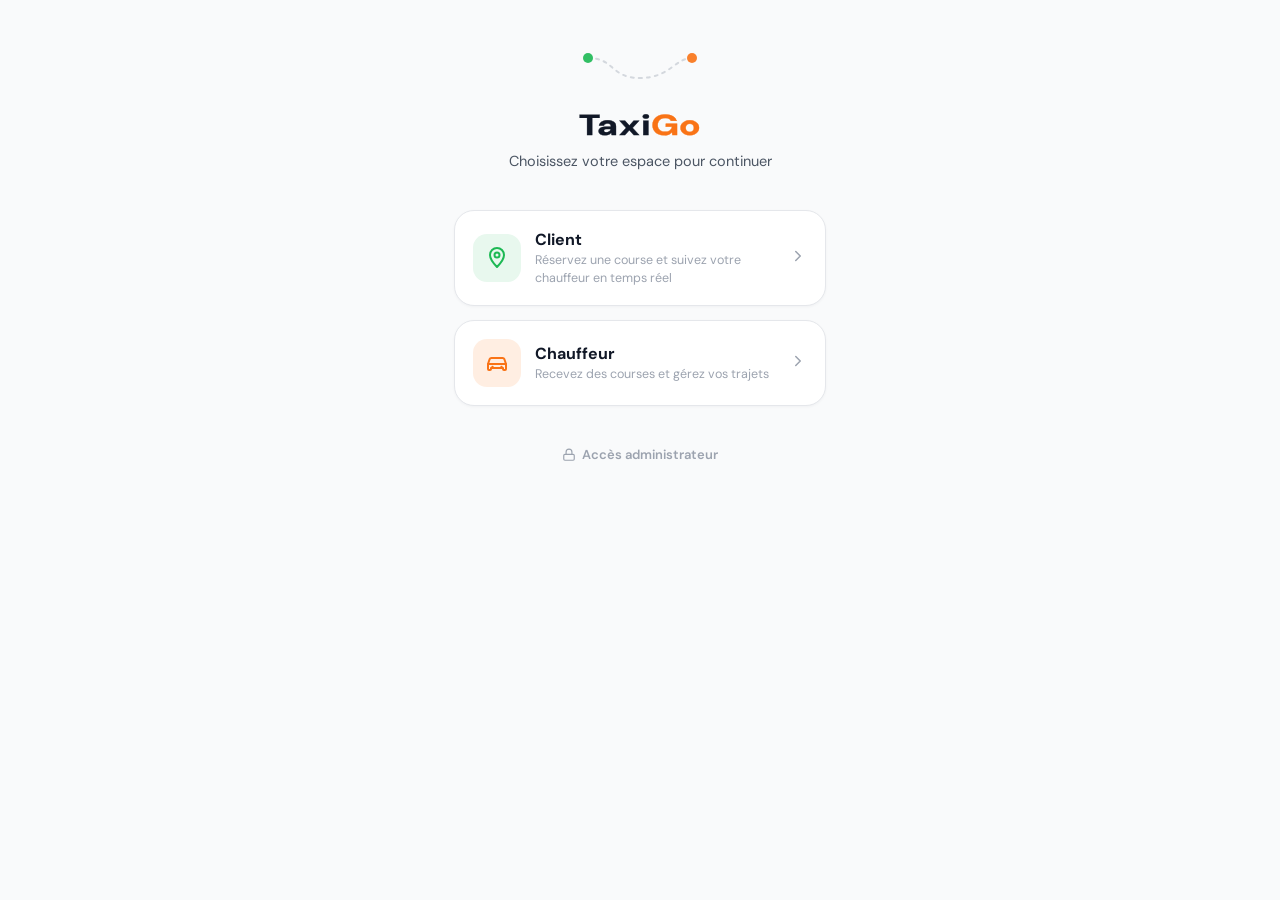
<file: index.html>
<!DOCTYPE html>
<html lang="fr">
<head>
<meta charset="UTF-8">
<meta name="viewport" content="width=device-width, initial-scale=1.0, viewport-fit=cover">
<title>TaxiGo</title>
<meta name="description" content="TaxiGo — choisissez votre espace : client, chauffeur ou administration.">

<link rel="icon" type="image/png" sizes="32x32" href="/frontend/client/html/icons/client-32.png" />
<link rel="icon" type="image/png" sizes="16x16" href="/frontend/client/html/icons/client-16.png" />
<link rel="shortcut icon" href="/frontend/client/html/icons/client-favicon.ico" />

<style>
@import url('https://fonts.googleapis.com/css2?family=DM+Sans:wght@400;500;600;700;800&display=swap');

*, *::before, *::after { box-sizing: border-box; margin: 0; padding: 0; }

:root {
  --ink:        #111827;
  --ink-2:      #4b5563;
  --ink-3:      #9ca3af;
  --paper:      #f9fafb;
  --line:       #e5e7eb;
  --white:      #ffffff;
  --green:      #1db954;
  --green-bg:   #e8f8ee;
  --amber:      #f97316;
  --amber-bg:   rgba(249,115,22,.12);
  --font-head:  'DM Sans', system-ui, sans-serif;
  --font-body:  'DM Sans', system-ui, sans-serif;
  --safe-top:   env(safe-area-inset-top, 0px);
  --safe-bot:   env(safe-area-inset-bottom, 0px);
}

html, body { min-height: 100%; }

body {
  font-family: var(--font-body);
  background: var(--paper);
  color: var(--ink);
  -webkit-font-smoothing: antialiased;
  display: flex;
  min-height: 100vh;
}

.portal {
  width: 100%;
  max-width: 420px;
  margin: 0 auto;
  padding: calc(var(--safe-top) + 48px) 24px calc(var(--safe-bot) + 40px);
  display: flex;
  flex-direction: column;
  align-items: center;
}

/* ── Motif route (décoratif) ─────────────────────── */
.route-motif { margin-bottom: 18px; opacity: .9; }

/* ── Marque ───────────────────────────────────────── */
.brand {
  font-family: var(--font-head);
  font-size: 29px;            /* Augmenté de 27px à 29px pour compenser la petite hauteur de DM Sans */
  font-weight: 800;           /* Conservé comme demandé */
  letter-spacing: 0.5px;      /* Passé de -.4px à +0.5px pour étendre l'espace, typique du style étalé de Syne */
  color: var(--ink);
  text-decoration: none;

  /* ─── PROPRIÉTÉS AJOUTÉES POUR SIMULER 'SYNE' ─── */
  display: inline-block;      /* Nécessaire pour appliquer la transformation de largeur */
  transform: scaleX(1.25);    /* Étire horizontalement DM Sans de 25% (Syne à 800 est extrêmement large) */ 
  /* Optionnel : Un léger contour invisible pour booster le gras si le 800 de DM Sans reste trop fin */
  -webkit-text-stroke: 0.3px currentColor; 
}
.brand span { color: var(--amber); }

.tagline {
  margin-top: 8px;
  margin-bottom: 40px;
  font-size: 14.5px;
  color: var(--ink-2);
  text-align: center;
}

/* ── Cartes d'espace ──────────────────────────────── */
.space-grid {
  width: 100%;
  display: flex;
  flex-direction: column;
  gap: 14px;
}

.space-card {
  display: flex;
  align-items: center;
  gap: 14px;
  width: 100%;
  background: var(--white);
  border: 1.5px solid var(--line);
  border-radius: 20px;
  padding: 18px;
  text-decoration: none;
  color: inherit;
  box-shadow: 0 1px 3px rgba(17,24,39,.04);
  transition: transform .15s, box-shadow .15s, border-color .15s;
}

.space-card:active { transform: scale(.98); }

.space-card:hover {
  border-color: var(--ink-3);
  box-shadow: 0 8px 24px rgba(17,24,39,.08);
}

.space-card .icon {
  flex-shrink: 0;
  width: 48px;
  height: 48px;
  border-radius: 14px;
  display: flex;
  align-items: center;
  justify-content: center;
}

.space-card[data-accent="client"] .icon    { background: var(--green-bg); color: var(--green); }
.space-card[data-accent="chauffeur"] .icon { background: var(--amber-bg); color: var(--amber); }

.space-card .text { flex: 1; min-width: 0; }

.space-card .title {
  display: block;
  font-size: 16px;
  font-weight: 700;
  color: var(--ink);
  margin-bottom: 2px;
}

.space-card .desc {
  display: block;
  font-size: 12.5px;
  line-height: 1.4;
  color: var(--ink-3);
}

.space-card .chevron { flex-shrink: 0; color: var(--ink-3); }

/* ── Lien admin (discret) ────────────────────────── */
.admin-link {
  display: inline-flex;
  align-items: center;
  gap: 6px;
  margin-top: 32px;
  font-size: 13px;
  font-weight: 600;
  color: var(--ink-3);
  text-decoration: none;
  padding: 8px 12px;
  border-radius: 10px;
  transition: color .15s, background .15s;
}

.admin-link:hover { color: var(--ink-2); background: var(--line); }

@media (prefers-reduced-motion: reduce) {
  * { transition: none !important; animation: none !important; }
}
</style>
</head>
<body>
  <main class="portal">

    <svg class="route-motif" width="120" height="40" viewBox="0 0 120 40" fill="none" aria-hidden="true">
      <path d="M8 10 C 35 10, 30 30, 60 30 S 95 10, 112 10" stroke="#d1d5db" stroke-width="2" stroke-dasharray="3 5" stroke-linecap="round"/>
      <circle cx="8" cy="10" r="5" fill="#1db954"/>
      <circle cx="112" cy="10" r="5" fill="#f97316"/>
    </svg>

    <a href="/" class="brand">Taxi<span>Go</span></a>
    <p class="tagline">Choisissez votre espace pour continuer</p>

    <div class="space-grid">

      <a href="/client" class="space-card" data-accent="client">
        <span class="icon">
          <svg width="24" height="24" viewBox="0 0 24 24" fill="none" stroke="currentColor" stroke-width="2" stroke-linecap="round" stroke-linejoin="round">
            <path d="M12 21s-7-7.2-7-12a7 7 0 1 1 14 0c0 4.8-7 12-7 12z"/>
            <circle cx="12" cy="9" r="2.5"/>
          </svg>
        </span>
        <span class="text">
          <span class="title">Client</span>
          <span class="desc">Réservez une course et suivez votre chauffeur en temps réel</span>
        </span>
        <span class="chevron">
          <svg width="18" height="18" viewBox="0 0 24 24" fill="none" stroke="currentColor" stroke-width="2" stroke-linecap="round" stroke-linejoin="round"><polyline points="9 18 15 12 9 6"/></svg>
        </span>
      </a>

      <a href="/chauffeur" class="space-card" data-accent="chauffeur">
        <span class="icon">
          <svg width="24" height="24" viewBox="0 0 24 24" fill="none" stroke="currentColor" stroke-width="2" stroke-linecap="round" stroke-linejoin="round">
            <path d="M3 13l1.6-4.8A2 2 0 0 1 6.5 7h11a2 2 0 0 1 1.9 1.2L21 13"/>
            <path d="M3 13h18v5a1 1 0 0 1-1 1h-1a1 1 0 0 1-1-1v-1H6v1a1 1 0 0 1-1 1H4a1 1 0 0 1-1-1v-5z"/>
            <circle cx="7.5" cy="16" r="1.2" fill="currentColor" stroke="none"/>
            <circle cx="16.5" cy="16" r="1.2" fill="currentColor" stroke="none"/>
          </svg>
        </span>
        <span class="text">
          <span class="title">Chauffeur</span>
          <span class="desc">Recevez des courses et gérez vos trajets</span>
        </span>
        <span class="chevron">
          <svg width="18" height="18" viewBox="0 0 24 24" fill="none" stroke="currentColor" stroke-width="2" stroke-linecap="round" stroke-linejoin="round"><polyline points="9 18 15 12 9 6"/></svg>
        </span>
      </a>

    </div>

    <a href="/admin" class="admin-link">
      <svg width="14" height="14" viewBox="0 0 24 24" fill="none" stroke="currentColor" stroke-width="2" stroke-linecap="round" stroke-linejoin="round"><rect x="3" y="11" width="18" height="10" rx="2"/><path d="M7 11V7a5 5 0 0 1 10 0v4"/></svg>
      Accès administrateur
    </a>

  </main>
</body>
</html>
</file>
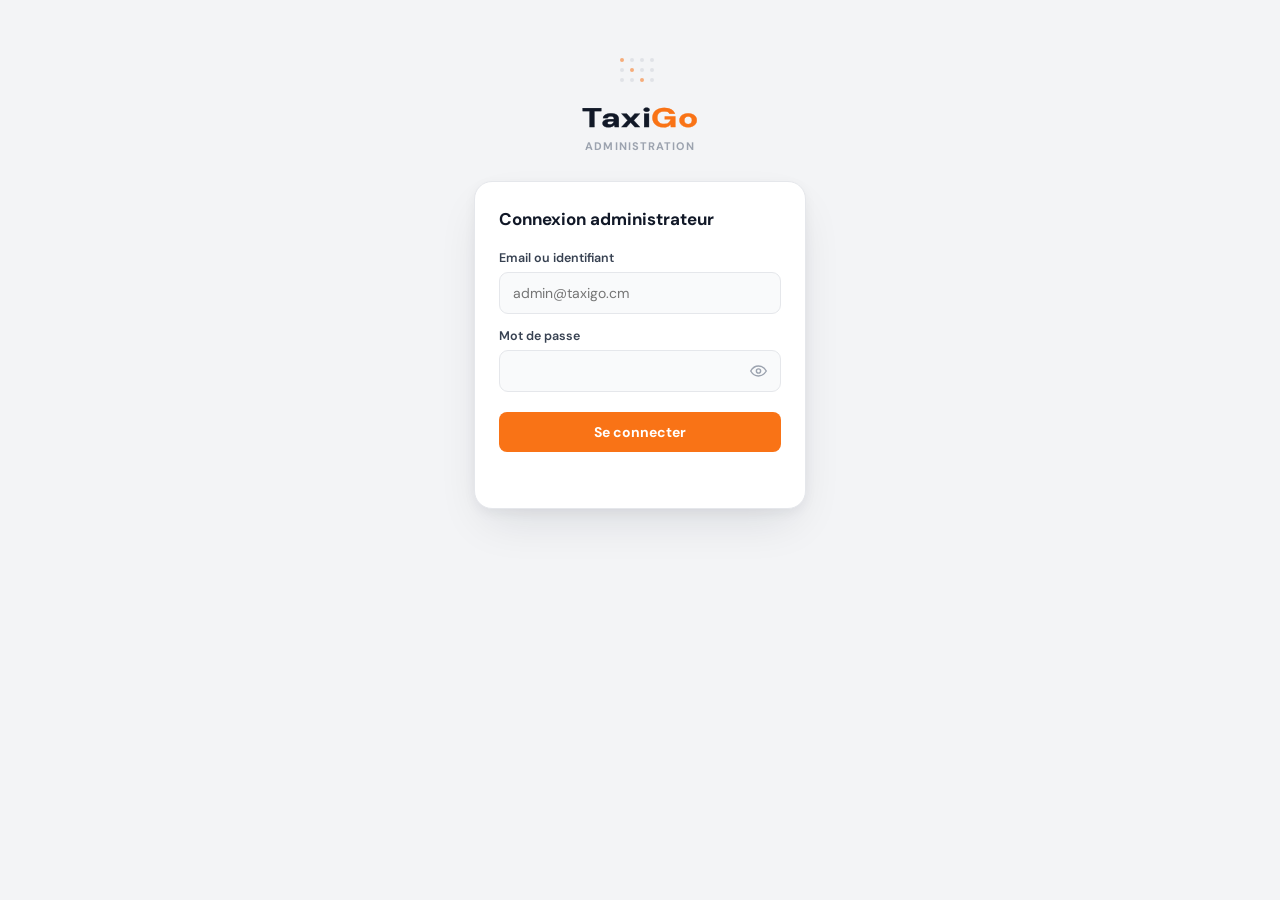
<file: frontend/admin/html/login.html>
<!DOCTYPE html>
<html lang="fr">
<head>
<meta charset="UTF-8">
<meta name="viewport" content="width=device-width, initial-scale=1.0, viewport-fit=cover">
<title>TaxiGo — Administration</title>

<link rel="icon" type="image/png" sizes="32x32" href="/admin/icons/admin-32.png" />
<link rel="icon" type="image/png" sizes="16x16" href="/admin/icons/admin-16.png" />
<link rel="shortcut icon" href="/admin/icons/admin-favicon.ico" />

<style>
@import url('https://fonts.googleapis.com/css2?family=DM+Sans:wght@400;500;600;700;800&display=swap');

*, *::before, *::after { box-sizing: border-box; margin: 0; padding: 0; }

:root {
  --ink:        #111827;
  --ink-2:      #374151;
  --ink-3:      #9ca3af;
  --paper:      #f3f4f6;
  --line:       #e5e7eb;
  --white:      #ffffff;
  --field-bg:   #f9fafb;
  --accent:     #f97316;
  --accent-d:   #ea580c;
  --red:        #dc2626;
  --font-head:  'DM Sans', system-ui, sans-serif;
  --font-body:  'DM Sans', system-ui, sans-serif;
  --safe-top:   env(safe-area-inset-top, 0px);
  --safe-bot:   env(safe-area-inset-bottom, 0px);
}

html, body { min-height: 100%; }

body {
  font-family: var(--font-body);
  background: var(--paper);
  color: var(--ink);
  -webkit-font-smoothing: antialiased;
  display: flex;
  min-height: 100vh;
}

.wrap {
  width: 100%;
  max-width: 380px;
  margin: 0 auto;
  padding: calc(var(--safe-top) + 56px) 24px calc(var(--safe-bot) + 32px);
  display: flex;
  flex-direction: column;
  align-items: center;
}

.grid-motif { margin-bottom: 16px; opacity: .55; }

.brand {
  font-family: var(--font-head);
  font-size: 27px;            /* Augmenté de 27px à 29px pour compenser la petite hauteur de DM Sans */
  font-weight: 800;           /* Conservé comme demandé */
  letter-spacing: 0.5px;      /* Passé de -.4px à +0.5px pour étendre l'espace, typique du style étalé de Syne */
  color: var(--ink);
  text-decoration: none;

  /* ─── PROPRIÉTÉS AJOUTÉES POUR SIMULER 'SYNE' ─── */
  display: inline-block;      /* Nécessaire pour appliquer la transformation de largeur */
  transform: scaleX(1.25);    /* Étire horizontalement DM Sans de 25% (Syne à 800 est extrêmement large) */ 
  /* Optionnel : Un léger contour invisible pour booster le gras si le 800 de DM Sans reste trop fin */
  -webkit-text-stroke: 0.3px currentColor; 
}
.brand span { color: var(--accent); }

.role-tag {
  margin-top: 4px;
  margin-bottom: 28px;
  font-size: 11px;
  font-weight: 700;
  letter-spacing: .1em;
  text-transform: uppercase;
  color: var(--ink-3);
}

.card {
  width: 100%;
  background: var(--white);
  border: 1px solid var(--line);
  border-radius: 18px;
  padding: 26px 24px;
  box-shadow: 0 20px 48px -12px rgba(17,24,39,.12), 0 4px 12px rgba(17,24,39,.05);
}

.card h1 {
  font-family: var(--font-head);
  font-size: 17px;
  font-weight: 700;
  margin-bottom: 20px;
  color: var(--ink);
}

label {
  display: block;
  font-size: 12.5px;
  font-weight: 600;
  color: var(--ink-2);
  margin-bottom: 6px;
  margin-top: 14px;
}
label:first-of-type { margin-top: 0; }

input {
  width: 100%;
  padding: 11px 13px;
  border: 1.5px solid var(--line);
  border-radius: 9px;
  font-family: inherit;
  font-size: 14px;
  color: var(--ink);
  background: var(--field-bg);
  outline: none;
  transition: border-color .18s, background .18s;
}

input:focus { border-color: var(--accent); background: var(--white); }

.field-wrap { position: relative; }

.toggle-pass {
  position: absolute;
  right: 9px;
  top: 50%;
  transform: translateY(-50%);
  border: none;
  background: none;
  color: var(--ink-3);
  cursor: pointer;
  padding: 5px;
  display: flex;
  border-radius: 7px;
}
.toggle-pass:hover { color: var(--ink-2); }

button[type="submit"] {
  width: 100%;
  margin-top: 20px;
  padding: 11px;
  background: var(--accent);
  color: var(--white);
  font-family: inherit;
  font-size: 14px;
  font-weight: 700;
  border: none;
  border-radius: 8px;
  cursor: pointer;
  transition: background .18s, opacity .18s;
}
button[type="submit"]:hover { background: var(--accent-d); }
button[type="submit"]:disabled { opacity: .6; cursor: not-allowed; }

.message {
  min-height: 18px;
  margin-top: 12px;
  font-size: 13px;
  font-weight: 500;
  color: var(--red);
}

@media (prefers-reduced-motion: reduce) {
  * { transition: none !important; animation: none !important; }
}
</style>
</head>
<body>
  <main class="wrap">

    <svg class="grid-motif" width="44" height="28" viewBox="0 0 44 28" aria-hidden="true">
      <circle cx="4" cy="4" r="2" fill="#f97316"/><circle cx="14" cy="4" r="2" fill="#d1d5db"/><circle cx="24" cy="4" r="2" fill="#d1d5db"/><circle cx="34" cy="4" r="2" fill="#d1d5db"/>
      <circle cx="4" cy="14" r="2" fill="#d1d5db"/><circle cx="14" cy="14" r="2" fill="#f97316"/><circle cx="24" cy="14" r="2" fill="#d1d5db"/><circle cx="34" cy="14" r="2" fill="#d1d5db"/>
      <circle cx="4" cy="24" r="2" fill="#d1d5db"/><circle cx="14" cy="24" r="2" fill="#d1d5db"/><circle cx="24" cy="24" r="2" fill="#f97316"/><circle cx="34" cy="24" r="2" fill="#d1d5db"/>
    </svg>

    <a href="/" class="brand">Taxi<span>Go</span></a>
    <span class="role-tag">Administration</span>

    <div class="card">
      <h1>Connexion administrateur</h1>
      <form id="loginForm" novalidate>
        <label for="login">Email ou identifiant</label>
        <input id="login" name="login" type="text" autocomplete="username" placeholder="admin@taxigo.cm" required>

        <label for="password">Mot de passe</label>
        <div class="field-wrap">
          <input id="password" name="password" type="password" autocomplete="current-password" required>
          <button type="button" class="toggle-pass" id="togglePass" aria-label="Afficher le mot de passe">
            <svg width="17" height="17" viewBox="0 0 24 24" fill="none" stroke="currentColor" stroke-width="2" stroke-linecap="round" stroke-linejoin="round" id="eyeIcon"><path d="M1 12s4-7 11-7 11 7 11 7-4 7-11 7-11-7-11-7z"/><circle cx="12" cy="12" r="3"/></svg>
          </button>
        </div>

        <button type="submit" id="submitBtn">Se connecter</button>
        <div class="message" id="message"></div>
      </form>
    </div>

  </main>

  <script>
    const togglePass = document.getElementById("togglePass");
    const passwordInput = document.getElementById("password");
    const eyeIcon = document.getElementById("eyeIcon");
    togglePass.addEventListener("click", () => {
      const show = passwordInput.type === "password";
      passwordInput.type = show ? "text" : "password";
      eyeIcon.innerHTML = show
        ? '<path d="M17.94 17.94A10.94 10.94 0 0 1 12 19c-7 0-11-7-11-7a18.6 18.6 0 0 1 4.22-5.06M9.9 4.24A10.94 10.94 0 0 1 12 4c7 0 11 7 11 7a18.5 18.5 0 0 1-2.16 3.19m-6.72-1.07a3 3 0 1 1-4.24-4.24"/><line x1="1" y1="1" x2="23" y2="23"/>'
        : '<path d="M1 12s4-7 11-7 11 7 11 7-4 7-11 7-11-7-11-7z"/><circle cx="12" cy="12" r="3"/>';
      togglePass.setAttribute("aria-label", show ? "Masquer le mot de passe" : "Afficher le mot de passe");
    });

    document.getElementById("loginForm").addEventListener("submit", async (event) => {
      event.preventDefault();
      const message = document.getElementById("message");
      const submitBtn = document.getElementById("submitBtn");
      message.textContent = "";
      submitBtn.disabled = true;
      submitBtn.textContent = "Connexion…";

      try {
        const response = await fetch("/backend/admin/login_admin.php", {
          method: "POST",
          headers: { "Content-Type": "application/json" },
          body: JSON.stringify({
            login: document.getElementById("login").value.trim(),
            password: passwordInput.value
          })
        });

        const result = await response.json();
        if (result.status === "success") {
          window.location.href = "/admin";
        } else {
          message.textContent = result.message || "Identifiants invalides";
        }
      } catch (err) {
        message.textContent = "Erreur réseau — vérifiez votre connexion";
      } finally {
        submitBtn.disabled = false;
        submitBtn.textContent = "Se connecter";
      }
    });
  </script>
</body>
</html>
</file>
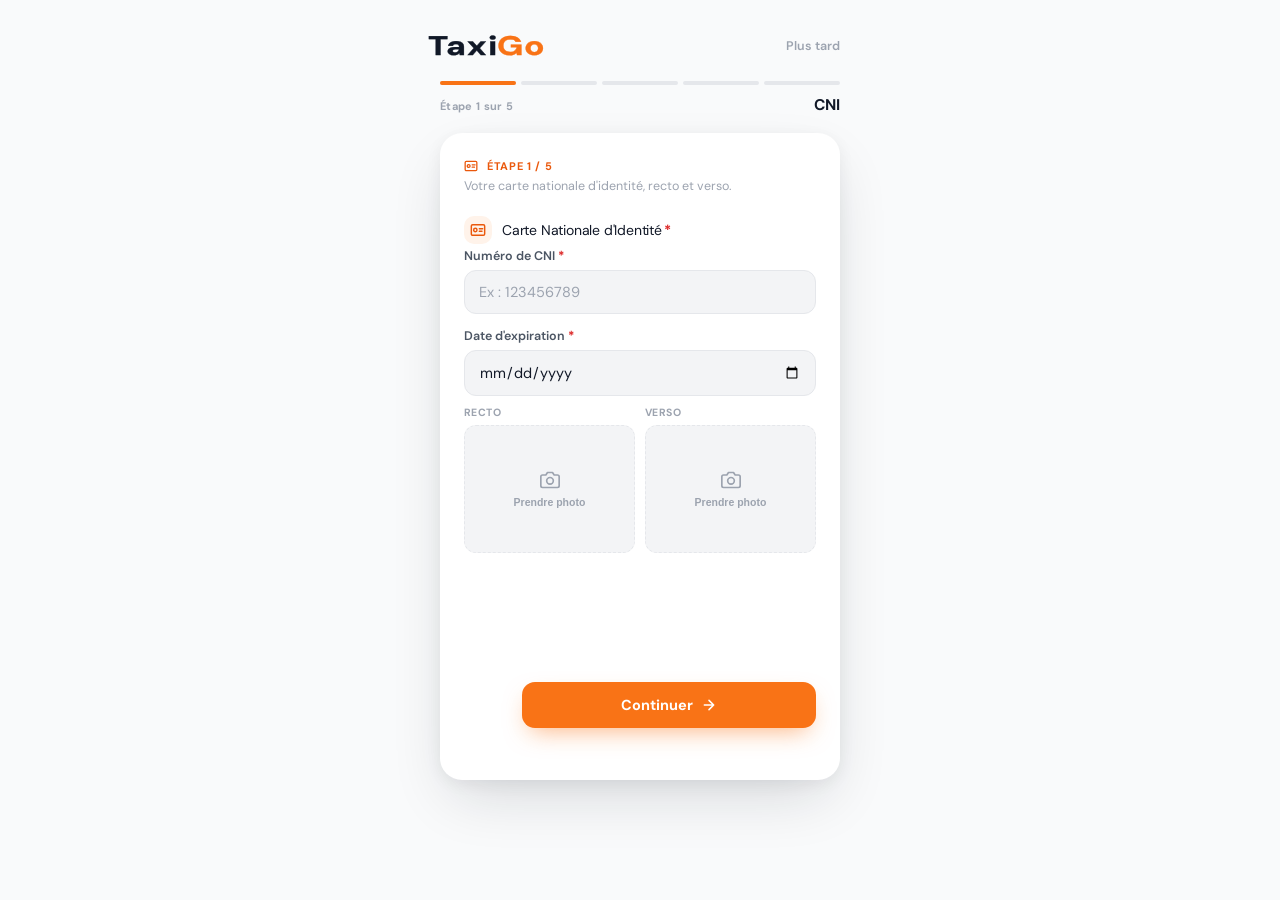
<file: frontend/chauffeur/html/complete-profile.html>
<!DOCTYPE html>
<html lang="fr">
<head>
<meta charset="UTF-8">
<meta name="viewport" content="width=device-width, initial-scale=1.0, viewport-fit=cover">
<title>TaxiGo — Compléter mon profil</title>

<!--
  Nouvelle page — voir rapport friction-inscription-chauffeur.md.
  Reprend le wizard documentaire qui vivait auparavant dans register.html
  (étapes CNI / carte grise / permis / capacité / licence), affiché ici
  après l'inscription plutôt que pendant. Accessible depuis le bandeau
  du tableau de bord tant que kyc_status === 'incomplete'.
  Nécessite une session chauffeur active (complete_chauffeur_profile.php
  répond 401 sinon, voir require_driver_id()).
-->

<link rel="preload" href="/frontend/fonts/dm-sans-latin-400-normal.woff2" as="font" type="font/woff2" crossorigin />
<link rel="stylesheet" href="/frontend/css/fonts.css" />

<style>

*, *::before, *::after { box-sizing: border-box; margin: 0; padding: 0; }

:root {
  --ink:        #111827;
  --ink-2:      #4b5563;
  --ink-3:      #9ca3af;
  --paper:      #f9fafb;
  --line:       #e5e7eb;
  --white:      #ffffff;
  --field-bg:   #f3f4f6;
  --accent:     #f97316;
  --accent-d:   #ea580c;
  --accent-tint:#fff3ea;
  --red:        #dc2626;
  --green:      #16a34a;
  --font-head:  'DM Sans', system-ui, sans-serif;
  --font-body:  'DM Sans', system-ui, sans-serif;
  --safe-top:   env(safe-area-inset-top, 0px);
  --safe-bot:   env(safe-area-inset-bottom, 0px);
}

html, body { min-height: 100%; }

body {
  font-family: var(--font-body);
  background: var(--paper);
  color: var(--ink);
  -webkit-font-smoothing: antialiased;
  display: flex;
  min-height: 100vh;
}

.wrap {
  width: 100%;
  max-width: 440px;
  margin: 0 auto;
  padding: calc(var(--safe-top) + 28px) 20px calc(var(--safe-bot) + 24px);
  display: flex;
  flex-direction: column;
  align-items: center;
}

.top-row {
  width: 100%;
  display: flex;
  align-items: center;
  justify-content: space-between;
  margin-bottom: 18px;
}

.brand {
  font-family: var(--font-head);
  font-size: 27px;            /* Augmenté de 27px à 29px pour compenser la petite hauteur de DM Sans */
  font-weight: 800;           /* Conservé comme demandé */
  letter-spacing: 0.5px;      /* Passé de -.4px à +0.5px pour étendre l'espace, typique du style étalé de Syne */
  color: var(--ink);
  text-decoration: none;

  /* ─── PROPRIÉTÉS AJOUTÉES POUR SIMULER 'SYNE' ─── */
  display: inline-block;      /* Nécessaire pour appliquer la transformation de largeur */
  transform: scaleX(1.25);    /* Étire horizontalement DM Sans de 25% (Syne à 800 est extrêmement large) */ 
  /* Optionnel : Un léger contour invisible pour booster le gras si le 800 de DM Sans reste trop fin */
  -webkit-text-stroke: 0.3px currentColor; 
}
.brand span { color: var(--accent); }

.skip-link {
  font-size: 12.5px;
  font-weight: 600;
  color: var(--ink-3);
  text-decoration: none;
}
.skip-link:hover { color: var(--ink-2); }

.progress-wrap { width: 100%; margin-bottom: 18px; }

.progress-track {
  display: flex;
  gap: 5px;
  margin-bottom: 10px;
}
.progress-seg {
  flex: 1;
  height: 4px;
  border-radius: 3px;
  background: var(--line);
  overflow: hidden;
  position: relative;
}
.progress-seg::after {
  content: '';
  position: absolute;
  inset: 0;
  background: var(--accent);
  transform: scaleX(0);
  transform-origin: left;
  transition: transform .35s cubic-bezier(.65,0,.35,1);
}
.progress-seg.done::after { transform: scaleX(1); }
.progress-seg.current::after { transform: scaleX(1); background: var(--accent); }

.progress-meta {
  display: flex;
  align-items: baseline;
  justify-content: space-between;
}
.progress-step-count {
  font-size: 11px;
  font-weight: 700;
  color: var(--ink-3);
  letter-spacing: .03em;
}
.progress-step-title {
  font-family: var(--font-head);
  font-size: 15.5px;
  font-weight: 700;
  color: var(--ink);
}

.card {
  width: 100%;
  background: var(--white);
  border-radius: 22px;
  box-shadow: 0 24px 60px -12px rgba(17,24,39,.16), 0 4px 16px rgba(17,24,39,.06);
  overflow: hidden;
}

.viewport { overflow: hidden; }

.track {
  display: flex;
  width: 500%; /* 5 slides */
  transition: transform .38s cubic-bezier(.65,0,.35,1);
}

.slide {
  width: calc(100% / 5);
  padding: 26px 24px 22px;
  min-height: 1px;
}

.slide-eyebrow {
  display: flex;
  align-items: center;
  gap: 9px;
  font-size: 11px;
  font-weight: 700;
  letter-spacing: .06em;
  text-transform: uppercase;
  color: var(--accent-d);
  margin-bottom: 4px;
}
.slide-eyebrow svg { flex-shrink: 0; }

.slide-sub {
  font-size: 12.5px;
  color: var(--ink-3);
  margin-bottom: 20px;
  line-height: 1.5;
}

label {
  display: block;
  font-size: 12.5px;
  font-weight: 600;
  color: var(--ink-2);
  margin-bottom: 6px;
  margin-top: 14px;
}
label:first-of-type { margin-top: 0; }

input {
  width: 100%;
  padding: 12px 14px;
  border: 1.5px solid var(--line);
  border-radius: 12px;
  font-family: inherit;
  font-size: 14.5px;
  color: var(--ink);
  background: var(--field-bg);
  outline: none;
  transition: border-color .18s, box-shadow .18s, background .18s;
}
input::placeholder { color: var(--ink-3); }
input:focus {
  border-color: var(--accent);
  box-shadow: 0 0 0 3px rgba(249,115,22,.14);
  background: var(--white);
}
input[type="date"] { color: var(--ink); }

.doc-group { margin-bottom: 4px; }

.doc-title {
  display: flex;
  align-items: center;
  gap: 10px;
  margin-bottom: 4px;
  margin-top:8px;
}
.doc-icon {
  flex-shrink: 0;
  width: 28px;
  height: 28px;
  border-radius: 10px;
  background: var(--accent-tint);
  color: var(--accent-d);
  display: flex;
  align-items: center;
  justify-content: center;
}
.doc-title-text {
  font-family: var(--font-head);
  font-size: 14px;
  letter-spacing: -.2px;
  color: var(--ink);
}
.req-mark {
  color: var(--red);
  font-weight: 800;
  margin-left: 2px;
}
label.req::after {
  content: ' *';
  color: var(--red);
  font-weight: 800;
}

.photo-row {
  display: flex;
  gap: 10px;
  margin-top: 10px;
}
.photo-slot { flex: 1; }

.slot-label {
  font-size: 10.5px;
  font-weight: 700;
  letter-spacing: .04em;
  text-transform: uppercase;
  color: var(--ink-3);
  margin-bottom: 6px;
}

.photo-btn {
  position: relative;
  width: 100%;
  aspect-ratio: 4 / 3;
  border: 1.5px dashed var(--line);
  border-radius: 12px;
  background: var(--field-bg);
  display: flex;
  flex-direction: column;
  align-items: center;
  justify-content: center;
  gap: 6px;
  color: var(--ink-3);
  cursor: pointer;
  overflow: hidden;
  transition: border-color .18s, background .18s;
}
.photo-btn:hover { border-color: var(--accent); color: var(--accent-d); background: var(--accent-tint); }

.photo-btn .btn-txt {
  font-size: 10.5px;
  font-weight: 600;
}

.photo-btn input[type="file"] {
  position: absolute;
  inset: 0;
  opacity: 0;
  cursor: pointer;
  padding: 0;
  border: none;
}

.photo-btn.has-image {
  border-style: solid;
  border-color: var(--green);
  color: transparent;
}
.photo-btn.has-image img {
  position: absolute;
  inset: 0;
  width: 100%;
  height: 100%;
  object-fit: cover;
}
.badge-ok {
  position: absolute;
  top: 6px;
  right: 6px;
  width: 20px;
  height: 20px;
  border-radius: 50%;
  background: var(--green);
  color: #fff;
  display: flex;
  align-items: center;
  justify-content: center;
  z-index: 2;
  box-shadow: 0 2px 6px rgba(0,0,0,.25);
}

.photo-btn.single {
  aspect-ratio: 16 / 9;
}

.photo-btn.error {
  border-style: solid;
  border-color: var(--red);
  background: #fef2f2;
  color: var(--red);
}

.doc-note {
  font-size: 11.5px;
  color: var(--ink-3);
  line-height: 1.5;
  margin-top: 16px;
}

.nav-row {
  display: flex;
  align-items: center;
  gap: 10px;
  margin-top: 26px;
}

.btn {
  flex: 1;
  border: none;
  border-radius: 13px;
  padding: 14px 16px;
  font-family: inherit;
  font-size: 14.5px;
  font-weight: 700;
  cursor: pointer;
  display: flex;
  align-items: center;
  justify-content: center;
  gap: 8px;
  transition: transform .15s, box-shadow .15s, background .15s;
}
.btn:active { transform: scale(.97); }

.btn-primary {
  background: var(--accent);
  color: #fff;
  box-shadow: 0 10px 24px -8px rgba(249,115,22,.55);
}
.btn-primary:hover { background: var(--accent-d); }

.btn-ghost {
  flex: 0 0 auto;
  width: 48px;
  background: var(--field-bg);
  color: var(--ink-2);
}
.btn-ghost:hover { background: var(--line); }

.message {
  margin-top: 12px;
  font-size: 12.5px;
  color: var(--red);
  text-align: center;
  min-height: 16px;
}
</style>
</head>
<body>

<main class="wrap">

  <div class="top-row">
    <a href="#" class="brand">Taxi<span>Go</span></a>
    <a href="/chauffeur" class="skip-link">Plus tard</a>
  </div>

  <div class="progress-wrap">
    <div class="progress-track" id="progressTrack">
      <div class="progress-seg current" data-step="0"></div>
      <div class="progress-seg" data-step="1"></div>
      <div class="progress-seg" data-step="2"></div>
      <div class="progress-seg" data-step="3"></div>
      <div class="progress-seg" data-step="4"></div>
    </div>
    <div class="progress-meta">
      <span class="progress-step-count" id="stepCount">Étape 1 sur 5</span>
      <span class="progress-step-title" id="stepTitle">CNI</span>
    </div>
  </div>

  <!-- Lot 11 (11-D) : affiché seulement si un brouillon local a été retrouvé -->
  <p class="doc-note" id="draftNotice" hidden style="margin: 0 0 14px;"></p>

  <div class="card">
    <form id="profileForm" novalidate>
      <div class="viewport">
        <div class="track" id="track">

          <!-- ═══════════ ÉTAPE 1 — CNI ═══════════ -->
          <section class="slide" data-step="0">
            <div class="slide-eyebrow">
              <svg width="14" height="14" viewBox="0 0 24 24" fill="none" stroke="currentColor" stroke-width="2.2" stroke-linecap="round" stroke-linejoin="round"><rect x="2" y="4" width="20" height="16" rx="2"/><circle cx="8" cy="12" r="2.5"/><path d="M14 10h5M14 14h4"/></svg>
              Étape 1 / 5
            </div>
            <div class="slide-sub">Votre carte nationale d'identité, recto et verso.</div>

            <div class="doc-group">
              <div class="doc-title">
                <span class="doc-icon">
                  <svg width="16" height="16" viewBox="0 0 24 24" fill="none" stroke="currentColor" stroke-width="2.2" stroke-linecap="round" stroke-linejoin="round"><rect x="2" y="4" width="20" height="16" rx="2"/><circle cx="8" cy="12" r="2.5"/><path d="M14 10h5M14 14h4"/></svg>
                </span>
                <span class="doc-title-text">Carte Nationale d'Identité<span class="req-mark">*</span></span>
              </div>
              <label for="cni_number" class="req">Numéro de CNI</label>
              <input id="cni_number" name="cni_number" placeholder="Ex : 123456789" maxlength="50" required>
              <label for="cni_expiration" class="req">Date d'expiration</label>
              <input id="cni_expiration" name="cni_expiration" type="date" required>
              <div class="photo-row">
                <div class="photo-slot">
                  <div class="slot-label">Recto</div>
                  <button type="button" class="photo-btn" id="btn_cni_recto" data-target="file_cni_recto">
                    <svg width="20" height="20" viewBox="0 0 24 24" fill="none" stroke="currentColor" stroke-width="2" stroke-linecap="round" stroke-linejoin="round"><path d="M23 19a2 2 0 0 1-2 2H3a2 2 0 0 1-2-2V8a2 2 0 0 1 2-2h4l2-3h6l2 3h4a2 2 0 0 1 2 2z"/><circle cx="12" cy="13" r="4"/></svg>
                    <span class="btn-txt">Prendre photo</span>
                    <input type="file" id="file_cni_recto" name="cni_photo_recto" accept="image/*" capture="environment">
                  </button>
                </div>
                <div class="photo-slot">
                  <div class="slot-label">Verso</div>
                  <button type="button" class="photo-btn" id="btn_cni_verso" data-target="file_cni_verso">
                    <svg width="20" height="20" viewBox="0 0 24 24" fill="none" stroke="currentColor" stroke-width="2" stroke-linecap="round" stroke-linejoin="round"><path d="M23 19a2 2 0 0 1-2 2H3a2 2 0 0 1-2-2V8a2 2 0 0 1 2-2h4l2-3h6l2 3h4a2 2 0 0 1 2 2z"/><circle cx="12" cy="13" r="4"/></svg>
                    <span class="btn-txt">Prendre photo</span>
                    <input type="file" id="file_cni_verso" name="cni_photo_verso" accept="image/*" capture="environment">
                  </button>
                </div>
              </div>
            </div>
          </section>

          <!-- ═══════════ ÉTAPE 2 — CARTE GRISE ═══════════ -->
          <section class="slide" data-step="1">
            <div class="slide-eyebrow">
              <svg width="14" height="14" viewBox="0 0 24 24" fill="none" stroke="currentColor" stroke-width="2.2" stroke-linecap="round" stroke-linejoin="round"><path d="M14 2H6a2 2 0 0 0-2 2v16a2 2 0 0 0 2 2h12a2 2 0 0 0 2-2V8z"/><path d="M14 2v6h6"/><path d="M9 15h6M9 11h2"/></svg>
              Étape 2 / 5
            </div>
            <div class="slide-sub">La carte grise de votre véhicule.</div>

            <div class="doc-group">
              <div class="doc-title">
                <span class="doc-icon">
                  <svg width="16" height="16" viewBox="0 0 24 24" fill="none" stroke="currentColor" stroke-width="2.2" stroke-linecap="round" stroke-linejoin="round"><path d="M14 2H6a2 2 0 0 0-2 2v16a2 2 0 0 0 2 2h12a2 2 0 0 0 2-2V8z"/><path d="M14 2v6h6"/><path d="M9 15h6M9 11h2"/></svg>
                </span>
                <span class="doc-title-text">Carte grise<span class="req-mark">*</span></span>
              </div>
              <label for="carte_grise_immat" class="req">Numéro d'immatriculation (carte grise)</label>
              <input id="carte_grise_immat" name="carte_grise_immat" placeholder="Ex : CE 123 CM" maxlength="50" required>

              <label for="carte_grise_expiration" class="req">Date d'expiration</label>
              <input id="carte_grise_expiration" name="carte_grise_expiration" type="date" required>

              <label class="req">Photo de la carte grise</label>
              <button type="button" class="photo-btn single" id="btn_carte_grise" data-target="file_carte_grise">
                <svg width="20" height="20" viewBox="0 0 24 24" fill="none" stroke="currentColor" stroke-width="2" stroke-linecap="round" stroke-linejoin="round"><path d="M23 19a2 2 0 0 1-2 2H3a2 2 0 0 1-2-2V8a2 2 0 0 1 2-2h4l2-3h6l2 3h4a2 2 0 0 1 2 2z"/><circle cx="12" cy="13" r="4"/></svg>
                <span class="btn-txt">Prendre photo</span>
                <input type="file" id="file_carte_grise" name="carte_grise_photo" accept="image/*" capture="environment">
              </button>
            </div>
          </section>

          <!-- ═══════════ ÉTAPE 3 — PERMIS DE CONDUIRE ═══════════ -->
          <section class="slide" data-step="2">
            <div class="slide-eyebrow">
              <svg width="14" height="14" viewBox="0 0 24 24" fill="none" stroke="currentColor" stroke-width="2.2" stroke-linecap="round" stroke-linejoin="round"><rect x="3" y="5" width="18" height="14" rx="2"/><circle cx="12" cy="12" r="3"/><path d="M7 5V3.5A1.5 1.5 0 0 1 8.5 2h7A1.5 1.5 0 0 1 17 3.5V5"/></svg>
              Étape 3 / 5
            </div>
            <div class="slide-sub">Votre permis de conduire, recto et verso.</div>

            <div class="doc-group">
              <div class="doc-title">
                <span class="doc-icon">
                  <svg width="16" height="16" viewBox="0 0 24 24" fill="none" stroke="currentColor" stroke-width="2.2" stroke-linecap="round" stroke-linejoin="round"><rect x="3" y="5" width="18" height="14" rx="2"/><circle cx="12" cy="12" r="3"/><path d="M7 5V3.5A1.5 1.5 0 0 1 8.5 2h7A1.5 1.5 0 0 1 17 3.5V5"/></svg>
                </span>
                <span class="doc-title-text">Permis de conduire<span class="req-mark">*</span></span>
              </div>
              <label for="permit_number" class="req">Numéro de permis</label>
              <input id="permit_number" name="permit_number" placeholder="Ex : 0012345/CN" maxlength="50" required>
              <label for="permit_expiration" class="req">Date d'expiration</label>
              <input id="permit_expiration" name="permit_expiration" type="date" required>
              <div class="photo-row">
                <div class="photo-slot">
                  <div class="slot-label">Recto</div>
                  <button type="button" class="photo-btn" id="btn_permit_recto" data-target="file_permit_recto">
                    <svg width="20" height="20" viewBox="0 0 24 24" fill="none" stroke="currentColor" stroke-width="2" stroke-linecap="round" stroke-linejoin="round"><path d="M23 19a2 2 0 0 1-2 2H3a2 2 0 0 1-2-2V8a2 2 0 0 1 2-2h4l2-3h6l2 3h4a2 2 0 0 1 2 2z"/><circle cx="12" cy="13" r="4"/></svg>
                    <span class="btn-txt">Prendre photo</span>
                    <input type="file" id="file_permit_recto" name="permit_photo_recto" accept="image/*" capture="environment">
                  </button>
                </div>
                <div class="photo-slot">
                  <div class="slot-label">Verso</div>
                  <button type="button" class="photo-btn" id="btn_permit_verso" data-target="file_permit_verso">
                    <svg width="20" height="20" viewBox="0 0 24 24" fill="none" stroke="currentColor" stroke-width="2" stroke-linecap="round" stroke-linejoin="round"><path d="M23 19a2 2 0 0 1-2 2H3a2 2 0 0 1-2-2V8a2 2 0 0 1 2-2h4l2-3h6l2 3h4a2 2 0 0 1 2 2z"/><circle cx="12" cy="13" r="4"/></svg>
                    <span class="btn-txt">Prendre photo</span>
                    <input type="file" id="file_permit_verso" name="permit_photo_verso" accept="image/*" capture="environment">
                  </button>
                </div>
              </div>
            </div>
          </section>

          <!-- ═══════════ ÉTAPE 4 — CARTE DE CAPACITÉ ═══════════ -->
          <section class="slide" data-step="3">
            <div class="slide-eyebrow">
              <svg width="14" height="14" viewBox="0 0 24 24" fill="none" stroke="currentColor" stroke-width="2.2" stroke-linecap="round" stroke-linejoin="round"><path d="M14 2H6a2 2 0 0 0-2 2v16a2 2 0 0 0 2 2h12a2 2 0 0 0 2-2V8z"/><path d="M14 2v6h6"/><path d="M9 15h6M9 11h2"/></svg>
              Étape 4 / 5
            </div>
            <div class="slide-sub">Votre carte de capacité de transport, recto et verso.</div>

            <div class="doc-group">
              <div class="doc-title">
                <span class="doc-icon">
                  <svg width="16" height="16" viewBox="0 0 24 24" fill="none" stroke="currentColor" stroke-width="2.2" stroke-linecap="round" stroke-linejoin="round"><path d="M14 2H6a2 2 0 0 0-2 2v16a2 2 0 0 0 2 2h12a2 2 0 0 0 2-2V8z"/><path d="M14 2v6h6"/><path d="M9 15h6M9 11h2"/></svg>
                </span>
                <span class="doc-title-text">Carte de capacité de transport<span class="req-mark">*</span></span>
              </div>
              <label for="capacity_number" class="req">Numéro du document</label>
              <input id="capacity_number" name="capacity_number" placeholder="Ex : CAP-2024-0456" maxlength="50" required>
              <label for="capacity_expiration" class="req">Date d'expiration</label>
              <input id="capacity_expiration" name="capacity_expiration" type="date" required>
              <div class="photo-row">
                <div class="photo-slot">
                  <div class="slot-label">Recto</div>
                  <button type="button" class="photo-btn" id="btn_capacity_recto" data-target="file_capacity_recto">
                    <svg width="20" height="20" viewBox="0 0 24 24" fill="none" stroke="currentColor" stroke-width="2" stroke-linecap="round" stroke-linejoin="round"><path d="M23 19a2 2 0 0 1-2 2H3a2 2 0 0 1-2-2V8a2 2 0 0 1 2-2h4l2-3h6l2 3h4a2 2 0 0 1 2 2z"/><circle cx="12" cy="13" r="4"/></svg>
                    <span class="btn-txt">Prendre photo</span>
                    <input type="file" id="file_capacity_recto" name="capacity_photo_recto" accept="image/*" capture="environment">
                  </button>
                </div>
                <div class="photo-slot">
                  <div class="slot-label">Verso</div>
                  <button type="button" class="photo-btn" id="btn_capacity_verso" data-target="file_capacity_verso">
                    <svg width="20" height="20" viewBox="0 0 24 24" fill="none" stroke="currentColor" stroke-width="2" stroke-linecap="round" stroke-linejoin="round"><path d="M23 19a2 2 0 0 1-2 2H3a2 2 0 0 1-2-2V8a2 2 0 0 1 2-2h4l2-3h6l2 3h4a2 2 0 0 1 2 2z"/><circle cx="12" cy="13" r="4"/></svg>
                    <span class="btn-txt">Prendre photo</span>
                    <input type="file" id="file_capacity_verso" name="capacity_photo_verso" accept="image/*" capture="environment">
                  </button>
                </div>
              </div>
            </div>
          </section>

          <!-- ═══════════ ÉTAPE 5 — LICENCE CHAUFFEUR ═══════════ -->
          <section class="slide" data-step="4">
            <div class="slide-eyebrow">
              <svg width="14" height="14" viewBox="0 0 24 24" fill="none" stroke="currentColor" stroke-width="2.2" stroke-linecap="round" stroke-linejoin="round"><path d="M12 2l3 6 6 1-4.5 4.5L17.5 20 12 17l-5.5 3 1-6.5L3 9l6-1z"/></svg>
              Étape 5 / 5
            </div>
            <div class="slide-sub">Votre licence de chauffeur professionnel, recto et verso.</div>

            <div class="doc-group">
              <div class="doc-title">
                <span class="doc-icon">
                  <svg width="16" height="16" viewBox="0 0 24 24" fill="none" stroke="currentColor" stroke-width="2.2" stroke-linecap="round" stroke-linejoin="round"><path d="M12 2l3 6 6 1-4.5 4.5L17.5 20 12 17l-5.5 3 1-6.5L3 9l6-1z"/></svg>
                </span>
                <span class="doc-title-text">Licence chauffeur professionnel<span class="req-mark">*</span></span>
              </div>
              <label for="license_number" class="req">Numéro de licence</label>
              <input id="license_number" name="license_number" placeholder="Ex : LIC-2024-0789" maxlength="50" required>
              <label for="license_expiration" class="req">Date d'expiration</label>
              <input id="license_expiration" name="license_expiration" type="date" required>
              <div class="photo-row">
                <div class="photo-slot">
                  <div class="slot-label">Recto</div>
                  <button type="button" class="photo-btn" id="btn_license_recto" data-target="file_license_recto">
                    <svg width="20" height="20" viewBox="0 0 24 24" fill="none" stroke="currentColor" stroke-width="2" stroke-linecap="round" stroke-linejoin="round"><path d="M23 19a2 2 0 0 1-2 2H3a2 2 0 0 1-2-2V8a2 2 0 0 1 2-2h4l2-3h6l2 3h4a2 2 0 0 1 2 2z"/><circle cx="12" cy="13" r="4"/></svg>
                    <span class="btn-txt">Prendre photo</span>
                    <input type="file" id="file_license_recto" name="license_photo_recto" accept="image/*" capture="environment">
                  </button>
                </div>
                <div class="photo-slot">
                  <div class="slot-label">Verso</div>
                  <button type="button" class="photo-btn" id="btn_license_verso" data-target="file_license_verso">
                    <svg width="20" height="20" viewBox="0 0 24 24" fill="none" stroke="currentColor" stroke-width="2" stroke-linecap="round" stroke-linejoin="round"><path d="M23 19a2 2 0 0 1-2 2H3a2 2 0 0 1-2-2V8a2 2 0 0 1 2-2h4l2-3h6l2 3h4a2 2 0 0 1 2 2z"/><circle cx="12" cy="13" r="4"/></svg>
                    <span class="btn-txt">Prendre photo</span>
                    <input type="file" id="file_license_verso" name="license_photo_verso" accept="image/*" capture="environment">
                  </button>
                </div>
              </div>
            </div>

            <p class="doc-note">Vos documents seront transmis à l'administration pour vérification. Vous pourrez passer en ligne une fois validés.</p>
          </section>

        </div>
      </div>

      <div style="padding: 0 24px 24px;">
        <div class="nav-row">
          <button type="button" class="btn btn-ghost" id="btnBack" style="visibility:hidden;">
            <svg width="18" height="18" viewBox="0 0 24 24" fill="none" stroke="currentColor" stroke-width="2.3" stroke-linecap="round" stroke-linejoin="round"><path d="M19 12H5M12 19l-7-7 7-7"/></svg>
          </button>
          <button type="button" class="btn btn-primary" id="btnNext">
            Continuer
            <svg width="16" height="16" viewBox="0 0 24 24" fill="none" stroke="currentColor" stroke-width="2.3" stroke-linecap="round" stroke-linejoin="round"><path d="M5 12h14M12 5l7 7-7 7"/></svg>
          </button>
        </div>
        <div class="message" id="message"></div>
      </div>
    </form>
  </div>

</main>

<script>
  const TOTAL_STEPS = 5;
  let currentStep = 0;

  const track = document.getElementById("track");
  const stepCount = document.getElementById("stepCount");
  const stepTitle = document.getElementById("stepTitle");
  const btnBack = document.getElementById("btnBack");
  const btnNext = document.getElementById("btnNext");
  const message = document.getElementById("message");

  const stepTitles = ["CNI", "Carte grise", "Permis", "Capacité", "Licence"];

  const requiredByStep = {
    0: ["cni_number", "cni_expiration", "file_cni_recto", "file_cni_verso"],
    1: ["carte_grise_immat", "carte_grise_expiration", "file_carte_grise"],
    2: ["permit_number", "permit_expiration", "file_permit_recto", "file_permit_verso"],
    3: ["capacity_number", "capacity_expiration", "file_capacity_recto", "file_capacity_verso"],
    4: ["license_number", "license_expiration", "file_license_recto", "file_license_verso"]
  };

  function updateProgress() {
    document.querySelectorAll(".progress-seg").forEach((seg, i) => {
      seg.classList.toggle("done", i < currentStep);
      seg.classList.toggle("current", i === currentStep);
    });
    stepCount.textContent = `Étape ${currentStep + 1} sur ${TOTAL_STEPS}`;
    stepTitle.textContent = stepTitles[currentStep];
  }

  function updateNav() {
    btnBack.style.visibility = currentStep === 0 ? "hidden" : "visible";
    if (currentStep === TOTAL_STEPS - 1) {
      btnNext.innerHTML = `Envoyer mes documents
        <svg width="16" height="16" viewBox="0 0 24 24" fill="none" stroke="currentColor" stroke-width="2.3" stroke-linecap="round" stroke-linejoin="round"><polyline points="20 6 9 17 4 12"/></svg>`;
    } else {
      btnNext.innerHTML = `Continuer
        <svg width="16" height="16" viewBox="0 0 24 24" fill="none" stroke="currentColor" stroke-width="2.3" stroke-linecap="round" stroke-linejoin="round"><path d="M5 12h14M12 5l7 7-7 7"/></svg>`;
    }
  }

  function goToStep(step) {
    currentStep = Math.max(0, Math.min(TOTAL_STEPS - 1, step));
    track.style.transform = `translateX(-${currentStep * (100 / TOTAL_STEPS)}%)`;
    updateProgress();
    updateNav();
    message.textContent = "";
    if (currentStep > maxStepReached) maxStepReached = currentStep;
    saveDraft();
  }

  // Vérifie les champs d'UNE étape. show=false : vérification silencieuse (aucun message,
  // aucun focus), utilisée pour contrôler les étapes précédentes avant l'envoi final.
  function validateStep(step, show = true) {
    const required = requiredByStep[step] || [];
    for (const fieldName of required) {
      const el = document.getElementById(fieldName);
      if (el.type === "file") {
        const btn = document.getElementById(fieldName.replace("file_", "btn_"));
        if (!el.files || el.files.length === 0) {
          if (show) {
            btn.classList.add("error");
            message.textContent = "Merci d'ajouter toutes les photos demandées avant de continuer.";
            btn.scrollIntoView({ behavior: "smooth", block: "center" });
          }
          return false;
        }
        btn.classList.remove("error");
        continue;
      }
      if (!el.value.trim()) {
        if (show) {
          message.textContent = "Merci de renseigner ce champ avant de continuer.";
          el.focus();
        }
        return false;
      }
    }
    return true;
  }

  function validateCurrentStep() { return validateStep(currentStep, true); }

  // Lot 11 : avant l'envoi final, on contrôle AUSSI les étapes précédentes. Indispensable
  // avec le brouillon : les dates reviennent toutes seules, mais pas les photos.
  // Renvoie false (et ramène sur l'étape concernée) si quelque chose manque.
  function validateAllSteps() {
    for (let step = 0; step < TOTAL_STEPS; step++) {
      if (!validateStep(step, false)) {
        goToStep(step);
        validateStep(step, true);
        return false;
      }
    }
    return true;
  }

  btnNext.addEventListener("click", () => {
    if (!validateCurrentStep()) return;
    if (currentStep === TOTAL_STEPS - 1) {
      if (!validateAllSteps()) return;
      document.getElementById("profileForm").requestSubmit();
      return;
    }
    goToStep(currentStep + 1);
  });

  btnBack.addEventListener("click", () => goToStep(currentStep - 1));

  // ── Photos : compression avant envoi (Lot 11, 11-E) ─────────────────
  // Une photo de téléphone pèse 3 à 8 Mo ; 9 photos en une seule requête échouent
  // souvent en 3G/4G faible. On réduit chaque photo à 1600 px (côté le plus long) en
  // JPEG qualité 0,8 : 8 Mo deviennent environ 200 à 500 Ko, sans perte gênante pour
  // lire un document. Si quoi que ce soit échoue (format illisible...), on envoie la
  // photo d'origine : la compression ne peut jamais bloquer l'inscription.
  const IMG_MAX_SIDE = 1600;
  const IMG_QUALITY  = 0.8;

  function loadImageElement(file) {
    return new Promise((resolve, reject) => {
      const url = URL.createObjectURL(file);
      const img = new Image();
      img.onload  = () => { URL.revokeObjectURL(url); resolve(img); };
      img.onerror = () => { URL.revokeObjectURL(url); reject(new Error("decode")); };
      img.src = url;   // le navigateur applique lui-même l'orientation EXIF (photo prise en portrait)
    });
  }

  // Ne rejette jamais : renvoie le fichier compressé, ou l'original en cas de souci.
  async function compressImage(file) {
    try {
      if (file.type && !file.type.startsWith("image/")) return file;
      const img = await loadImageElement(file);
      const w0 = img.naturalWidth, h0 = img.naturalHeight;
      if (!w0 || !h0) return file;

      const scale = Math.min(1, IMG_MAX_SIDE / Math.max(w0, h0));
      const w = Math.max(1, Math.round(w0 * scale));
      const h = Math.max(1, Math.round(h0 * scale));

      const canvas = document.createElement("canvas");
      canvas.width = w;
      canvas.height = h;
      const ctx = canvas.getContext("2d");
      if (!ctx) return file;
      ctx.fillStyle = "#fff";            // un PNG transparent deviendrait noir en JPEG
      ctx.fillRect(0, 0, w, h);
      ctx.drawImage(img, 0, 0, w, h);

      const blob = await new Promise((resolve) => canvas.toBlob(resolve, "image/jpeg", IMG_QUALITY));
      canvas.width = canvas.height = 0;  // libère la mémoire (iPhone)
      if (!blob || blob.size >= file.size) return file;   // déjà plus léger : on garde l'original

      const base = (file.name || "photo").replace(/\.[^.]+$/, "");
      return new File([blob], base + ".jpg", { type: "image/jpeg" });
    } catch (e) {
      return file;
    }
  }

  // ── Photos : aperçu au choix du fichier (recto/verso + carte grise) ──
  const photoIds = [
    "cni_recto", "cni_verso",
    "carte_grise",
    "permit_recto", "permit_verso",
    "capacity_recto", "capacity_verso",
    "license_recto", "license_verso"
  ];

  const compressedFiles = {};   // nom du champ -> photo compressée (prête à l'envoi)
  const compressJobs    = {};   // nom du champ -> compression en cours
  const previewUrls     = {};   // id -> adresse blob de l'aperçu (à libérer)

  photoIds.forEach((id) => {
    const btn = document.getElementById("btn_" + id);
    const input = document.getElementById("file_" + id);
    if (!btn || !input) return;
    input.addEventListener("change", () => {
      const name = input.name;
      delete compressedFiles[name];   // nouvelle photo : l'ancienne version compressée est périmée
      delete compressJobs[name];

      const file = input.files && input.files[0];
      if (!file) return;
      btn.classList.remove("error");

      // Aperçu immédiat avec une adresse blob (plus léger qu'un data: de 8 Mo)
      if (previewUrls[id]) URL.revokeObjectURL(previewUrls[id]);
      previewUrls[id] = URL.createObjectURL(file);
      btn.classList.add("has-image");
      btn.innerHTML = `
        <img src="${previewUrls[id]}" alt="Aperçu du document">
        <span class="badge-ok">
          <svg width="12" height="12" viewBox="0 0 24 24" fill="none" stroke="currentColor" stroke-width="3" stroke-linecap="round" stroke-linejoin="round"><polyline points="20 6 9 17 4 12"/></svg>
        </span>
      `;
      btn.appendChild(input);

      // Compression en arrière-plan ; le résultat n'est gardé que si la photo n'a pas changé entre-temps.
      const job = compressImage(file).then((out) => {
        if (compressJobs[name] === job) compressedFiles[name] = out;
      });
      compressJobs[name] = job;
    });
  });

  // ── Brouillon local (Lot 11, 11-D) ────────────────────────────────────
  // Si le chauffeur ferme la page ou perd le réseau en cours de route, ses dates et
  // l'étape atteinte sont gardées dans le navigateur (localStorage) et remises au
  // retour. Les PHOTOS ne peuvent pas être gardées (ce sont des fichiers) : il faut les
  // reprendre. Le brouillon est supprimé à l'envoi réussi et à la déconnexion
  // (chauffeur-api.js) ; il expire de lui-même après 7 jours.
  //
  // SÉCURITÉ : par défaut on ne garde PAS les numéros de CNI, permis, etc., pour ne
  // rien laisser de sensible sur un téléphone qui peut être partagé. Pour les garder
  // aussi, mettre DRAFT_SAVE_NUMBERS à true.
  const DRAFT_KEY          = "taxigo_profile_draft_v1";   // même clé que la déconnexion
  const DRAFT_TTL_MS       = 7 * 24 * 60 * 60 * 1000;
  const DRAFT_SAVE_NUMBERS = false;
  const DRAFT_FIELDS = ["cni_expiration", "carte_grise_expiration", "permit_expiration", "capacity_expiration", "license_expiration"]
    .concat(DRAFT_SAVE_NUMBERS ? ["cni_number", "carte_grise_immat", "permit_number", "capacity_number", "license_number"] : []);

  let draftReady = false;     // vrai une fois le brouillon relu (évite d'écraser l'ancien au chargement)
  let maxStepReached = 0;     // étape la plus avancée atteinte (pour le message de reprise)

  function clearDraft() {
    try { localStorage.removeItem(DRAFT_KEY); } catch (e) { /* stockage indisponible : sans gravité */ }
  }

  function saveDraft() {
    if (!draftReady) return;
    try {
      const fields = {};
      DRAFT_FIELDS.forEach((id) => {
        const v = document.getElementById(id).value;
        if (v) fields[id] = v;
      });
      if (Object.keys(fields).length === 0 && maxStepReached === 0) {
        localStorage.removeItem(DRAFT_KEY);   // rien d'utile à garder
        return;
      }
      localStorage.setItem(DRAFT_KEY, JSON.stringify({ savedAt: Date.now(), step: maxStepReached, fields }));
    } catch (e) { /* stockage plein ou bloqué (navigation privée) : on continue sans brouillon */ }
  }

  // Remet les champs du brouillon dans le formulaire ; renvoie le nombre de champs remis.
  function restoreDraft() {
    let draft = null;
    try { draft = JSON.parse(localStorage.getItem(DRAFT_KEY) || "null"); } catch (e) { draft = null; }
    if (!draft || typeof draft !== "object" || typeof draft.savedAt !== "number"
        || Date.now() - draft.savedAt > DRAFT_TTL_MS || !draft.fields || typeof draft.fields !== "object") {
      if (draft) clearDraft();   // brouillon périmé ou illisible
      return 0;
    }
    let restored = 0;
    DRAFT_FIELDS.forEach((id) => {
      const v = draft.fields[id];
      if (typeof v !== "string" || v.length === 0 || v.length > 50) return;
      if (id.endsWith("_expiration") && !/^\d{4}-\d{2}-\d{2}$/.test(v)) return;
      document.getElementById(id).value = v;
      restored++;
    });
    const step = Number.isInteger(draft.step) ? Math.max(0, Math.min(TOTAL_STEPS - 1, draft.step)) : 0;
    maxStepReached = step;
    return restored;
  }

  let draftTimer = null;
  function scheduleDraftSave() {
    clearTimeout(draftTimer);
    draftTimer = setTimeout(saveDraft, 300);   // on attend la fin de la frappe
  }
  document.getElementById("profileForm").addEventListener("input", scheduleDraftSave);
  document.getElementById("profileForm").addEventListener("change", scheduleDraftSave);

  // ── Soumission réelle ──────────────────────────────────
  function findStepForError(msg) {
    const m = msg.toLowerCase();
    const rules = [
      { step: 4, test: /licence/ },
      { step: 3, test: /capacit/ },
      { step: 2, test: /permis/ },
      { step: 1, test: /carte grise|immatriculation/ },
      { step: 0, test: /\bcni\b/ }
    ];
    for (const r of rules) {
      if (r.test.test(m)) return r.step;
    }
    return null;
  }

  document.getElementById("profileForm").addEventListener("submit", async (event) => {
    event.preventDefault();
    message.style.color = "";
    message.textContent = "";
    btnNext.disabled = true;
    btnBack.style.pointerEvents = "none";
    btnNext.innerHTML = "Préparation des photos…";

    try {
      // Lot 11 : on attend la fin des compressions encore en cours (quelques secondes au plus),
      // puis on remplace chaque photo d'origine par sa version compressée.
      await Promise.all(Object.values(compressJobs));
      btnNext.innerHTML = "Envoi en cours…";

      const formData = new FormData(document.getElementById("profileForm"));
      for (const [fieldName, file] of Object.entries(compressedFiles)) {
        formData.set(fieldName, file, file.name);
      }
      const response = await fetch("/backend/chauffeur/complete_chauffeur_profile.php", {
        method: "POST",
        body: formData
      });

      if (response.status === 401) {
        window.location.href = "/chauffeur/login";
        return;
      }

      let result;
      try {
        result = await response.json();
      } catch {
        throw new Error("network");
      }

      if (result.status === "success") {
        clearDraft();   // dossier envoyé : plus rien à reprendre
        window.location.href = "/chauffeur";
        return;
      }

      // 409 = profil déjà complet : le brouillon n'a plus de raison d'exister
      if (response.status === 409) clearDraft();

      const errMsg = result.message || "Envoi impossible.";
      const targetStep = findStepForError(errMsg);
      message.style.color = "var(--red)";
      if (targetStep !== null && targetStep !== currentStep) {
        goToStep(targetStep);
      }
      message.textContent = errMsg;
      message.scrollIntoView({ behavior: "smooth", block: "center" });
    } catch (err) {
      message.style.color = "var(--red)";
      message.textContent = "Erreur réseau — vérifiez votre connexion et réessayez.";
    } finally {
      btnNext.disabled = false;
      btnBack.style.pointerEvents = "";
      updateNav();
    }
  });

  // ── Démarrage : on relit le brouillon AVANT d'afficher la première étape ──
  const restoredCount = restoreDraft();
  draftReady = true;
  goToStep(0);   // les photos manquent toujours : on repart de l'étape 1, champs déjà remplis
  if (restoredCount > 0) {
    const notice = document.getElementById("draftNotice");
    notice.textContent = `Brouillon retrouvé : vos dates ont été remises (vous en étiez à l'étape ${maxStepReached + 1} sur ${TOTAL_STEPS}). `
      + "Les photos ne peuvent pas être conservées : reprenez-les à chaque étape."
      + (DRAFT_SAVE_NUMBERS ? "" : " Par sécurité, les numéros de documents ne sont pas gardés sur ce téléphone.");
    notice.hidden = false;
  }
</script>
</body>
</html>
</file>
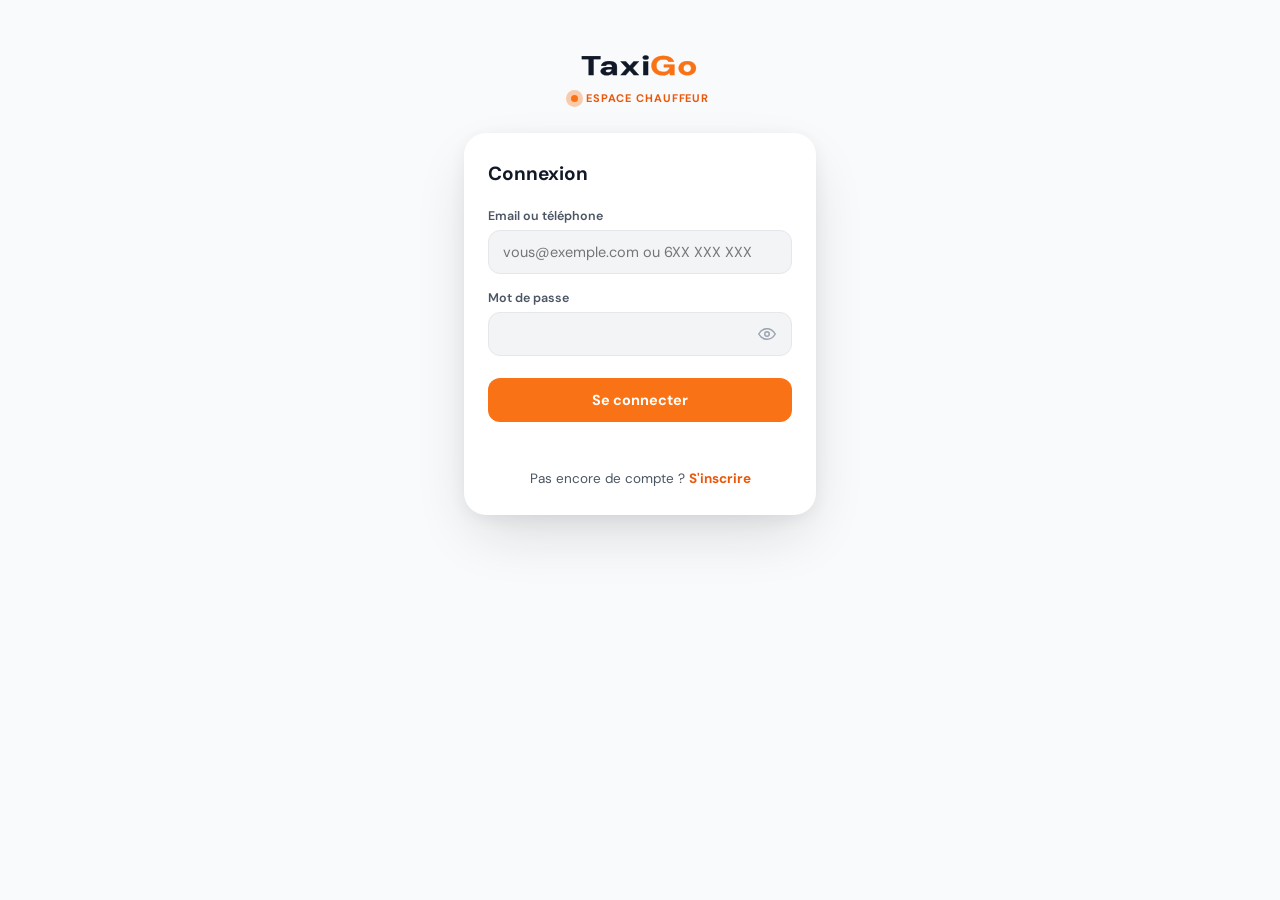
<file: frontend/chauffeur/html/login.html>
<!DOCTYPE html>
<html lang="fr">
<head>
<meta charset="UTF-8">
<meta name="viewport" content="width=device-width, initial-scale=1.0, viewport-fit=cover">
<title>TaxiGo — Connexion chauffeur</title>

<link rel="manifest" href="/chauffeur/manifest.webmanifest" />
<meta name="theme-color" content="#0D1B2A" />
<meta name="mobile-web-app-capable" content="yes" />
<meta name="apple-mobile-web-app-capable" content="yes" />
<meta name="apple-mobile-web-app-status-bar-style" content="black-translucent" />
<meta name="apple-mobile-web-app-title" content="TaxiGo Driver" />
<link rel="icon" type="image/png" sizes="32x32" href="/chauffeur/icons/chauffeur-32.png" />
<link rel="icon" type="image/png" sizes="16x16" href="/chauffeur/icons/chauffeur-16.png" />
<link rel="shortcut icon" href="/chauffeur/icons/chauffeur-favicon.ico" />
<link rel="apple-touch-icon" href="/chauffeur/icons/chauffeur-180.png" />

<link rel="preload" href="/frontend/fonts/dm-sans-latin-400-normal.woff2" as="font" type="font/woff2" crossorigin />
<link rel="stylesheet" href="/frontend/css/fonts.css" />

<style>

*, *::before, *::after { box-sizing: border-box; margin: 0; padding: 0; }

:root {
  --ink:        #111827;
  --ink-2:      #4b5563;
  --ink-3:      #9ca3af;
  --paper:      #f9fafb;
  --line:       #e5e7eb;
  --white:      #ffffff;
  --field-bg:   #f3f4f6;
  --accent:     #f97316;
  --accent-d:   #ea580c;
  --red:        #dc2626;
  --font-head:  'DM Sans', system-ui, sans-serif;
  --font-body:  'DM Sans', system-ui, sans-serif;
  --safe-top:   env(safe-area-inset-top, 0px);
  --safe-bot:   env(safe-area-inset-bottom, 0px);
}

html, body { min-height: 100%; }

body {
  font-family: var(--font-body);
  background: var(--paper);
  color: var(--ink);
  -webkit-font-smoothing: antialiased;
  display: flex;
  min-height: 100vh;
}

.wrap {
  width: 100%;
  max-width: 400px;
  margin: 0 auto;
  padding: calc(var(--safe-top) + 48px) 24px calc(var(--safe-bot) + 32px);
  display: flex;
  flex-direction: column;
  align-items: center;
}

.brand {
  font-family: var(--font-head);
  font-size: 27px;            /* Augmenté de 27px à 29px pour compenser la petite hauteur de DM Sans */
  font-weight: 800;           /* Conservé comme demandé */
  letter-spacing: 0.5px;      /* Passé de -.4px à +0.5px pour étendre l'espace, typique du style étalé de Syne */
  color: var(--ink);
  text-decoration: none;

  /* ─── PROPRIÉTÉS AJOUTÉES POUR SIMULER 'SYNE' ─── */
  display: inline-block;      /* Nécessaire pour appliquer la transformation de largeur */
  transform: scaleX(1.25);    /* Étire horizontalement DM Sans de 25% (Syne à 800 est extrêmement large) */ 
  /* Optionnel : Un léger contour invisible pour booster le gras si le 800 de DM Sans reste trop fin */
  -webkit-text-stroke: 0.3px currentColor; 
}
.brand span { color: var(--accent); }

.role-tag {
  display: flex;
  align-items: center;
  margin-top: 8px;
  margin-bottom: 28px;
  font-size: 11px;
  font-weight: 700;
  letter-spacing: .08em;
  text-transform: uppercase;
  color: var(--accent-d);
}

.pulse-dot {
  position: relative;
  display: inline-block;
  width: 7px; height: 7px;
  border-radius: 50%;
  background: var(--accent);
  margin-right: 8px;
}
.pulse-dot::before {
  content: '';
  position: absolute;
  inset: -5px;
  border-radius: 50%;
  background: var(--accent);
  opacity: .35;
  animation: pulse-ring 1.8s ease-out infinite;
}
@keyframes pulse-ring {
  0% { transform: scale(.6); opacity: .5; }
  100% { transform: scale(1.9); opacity: 0; }
}

.card {
  width: 100%;
  background: var(--white);
  border-radius: 22px;
  padding: 28px 24px;
  box-shadow: 0 24px 60px -12px rgba(17,24,39,.16), 0 4px 16px rgba(17,24,39,.06);
}

.card h1 {
  font-family: var(--font-head);
  font-size: 19px;
  font-weight: 700;
  margin-bottom: 22px;
  color: var(--ink);
}

label {
  display: block;
  font-size: 12.5px;
  font-weight: 600;
  color: var(--ink-2);
  margin-bottom: 6px;
  margin-top: 16px;
}
label:first-of-type { margin-top: 0; }

input {
  width: 100%;
  padding: 12px 14px;
  border: 1.5px solid var(--line);
  border-radius: 12px;
  font-family: inherit;
  font-size: 14.5px;
  color: var(--ink);
  background: var(--field-bg);
  outline: none;
  transition: border-color .18s, box-shadow .18s, background .18s;
}

input:focus {
  border-color: var(--accent);
  box-shadow: 0 0 0 3px rgba(249,115,22,.14);
  background: var(--white);
}

.field-wrap { position: relative; }

.toggle-pass {
  position: absolute;
  right: 10px;
  top: 50%;
  transform: translateY(-50%);
  border: none;
  background: none;
  color: var(--ink-3);
  cursor: pointer;
  padding: 6px;
  display: flex;
  border-radius: 8px;
}
.toggle-pass:hover { color: var(--ink-2); }

button[type="submit"] {
  width: 100%;
  margin-top: 22px;
  padding: 13px;
  border: none;
  border-radius: 12px;
  background: var(--accent);
  color: var(--white);
  font-family: inherit;
  font-size: 14.5px;
  font-weight: 700;
  cursor: pointer;
  transition: background .18s, opacity .18s;
}
button[type="submit"]:hover { background: var(--accent-d); }
button[type="submit"]:disabled { opacity: .65; cursor: not-allowed; }

.message {
  min-height: 18px;
  margin-top: 12px;
  font-size: 13px;
  font-weight: 500;
  color: var(--red);
}

.link-row {
  margin-top: 18px;
  text-align: center;
  font-size: 13.5px;
  color: var(--ink-2);
}
.link-row a { color: var(--accent-d); font-weight: 700; text-decoration: none; }
.link-row a:hover { text-decoration: underline; }

@media (prefers-reduced-motion: reduce) {
  * { transition: none !important; animation: none !important; }
}
</style>
</head>
<body>
  <main class="wrap">

    <a href="/" class="brand">Taxi<span>Go</span></a>
    <span class="role-tag"><span class="pulse-dot"></span>Espace chauffeur</span>

    <div class="card">
      <h1>Connexion</h1>
      <form id="loginForm" novalidate>
        <label for="login">Email ou téléphone</label>
        <input id="login" name="login" type="text" autocomplete="username" placeholder="vous@exemple.com ou 6XX XXX XXX" required>

        <label for="password">Mot de passe</label>
        <div class="field-wrap">
          <input id="password" name="password" type="password" autocomplete="current-password" required>
          <button type="button" class="toggle-pass" id="togglePass" aria-label="Afficher le mot de passe">
            <svg width="18" height="18" viewBox="0 0 24 24" fill="none" stroke="currentColor" stroke-width="2" stroke-linecap="round" stroke-linejoin="round" id="eyeIcon"><path d="M1 12s4-7 11-7 11 7 11 7-4 7-11 7-11-7-11-7z"/><circle cx="12" cy="12" r="3"/></svg>
          </button>
        </div>

        <button type="submit" id="submitBtn">Se connecter</button>
        <div class="message" id="message"></div>
      </form>

      <div class="link-row">Pas encore de compte ? <a href="/chauffeur/register">S'inscrire</a></div>
    </div>

  </main>

  <script>
    const togglePass = document.getElementById("togglePass");
    const passwordInput = document.getElementById("password");
    const eyeIcon = document.getElementById("eyeIcon");
    togglePass.addEventListener("click", () => {
      const show = passwordInput.type === "password";
      passwordInput.type = show ? "text" : "password";
      eyeIcon.innerHTML = show
        ? '<path d="M17.94 17.94A10.94 10.94 0 0 1 12 19c-7 0-11-7-11-7a18.6 18.6 0 0 1 4.22-5.06M9.9 4.24A10.94 10.94 0 0 1 12 4c7 0 11 7 11 7a18.5 18.5 0 0 1-2.16 3.19m-6.72-1.07a3 3 0 1 1-4.24-4.24"/><line x1="1" y1="1" x2="23" y2="23"/>'
        : '<path d="M1 12s4-7 11-7 11 7 11 7-4 7-11 7-11-7-11-7z"/><circle cx="12" cy="12" r="3"/>';
      togglePass.setAttribute("aria-label", show ? "Masquer le mot de passe" : "Afficher le mot de passe");
    });

    document.getElementById("loginForm").addEventListener("submit", async (event) => {
      event.preventDefault();
      const message = document.getElementById("message");
      const submitBtn = document.getElementById("submitBtn");
      message.textContent = "";
      submitBtn.disabled = true;
      submitBtn.textContent = "Connexion…";

      try {
        const response = await fetch("/backend/chauffeur/login_chauffeur.php", {
          method: "POST",
          headers: { "Content-Type": "application/json" },
          body: JSON.stringify({
            login: document.getElementById("login").value.trim(),
            password: passwordInput.value
          })
        });

        const result = await response.json();
        if (result.status === "success") {
          window.location.href = "/chauffeur";
        } else {
          message.textContent = result.message || "Connexion impossible";
        }
      } catch (err) {
        message.textContent = "Erreur réseau — vérifiez votre connexion";
      } finally {
        submitBtn.disabled = false;
        submitBtn.textContent = "Se connecter";
      }
    });
  </script>
</body>
</html>
</file>
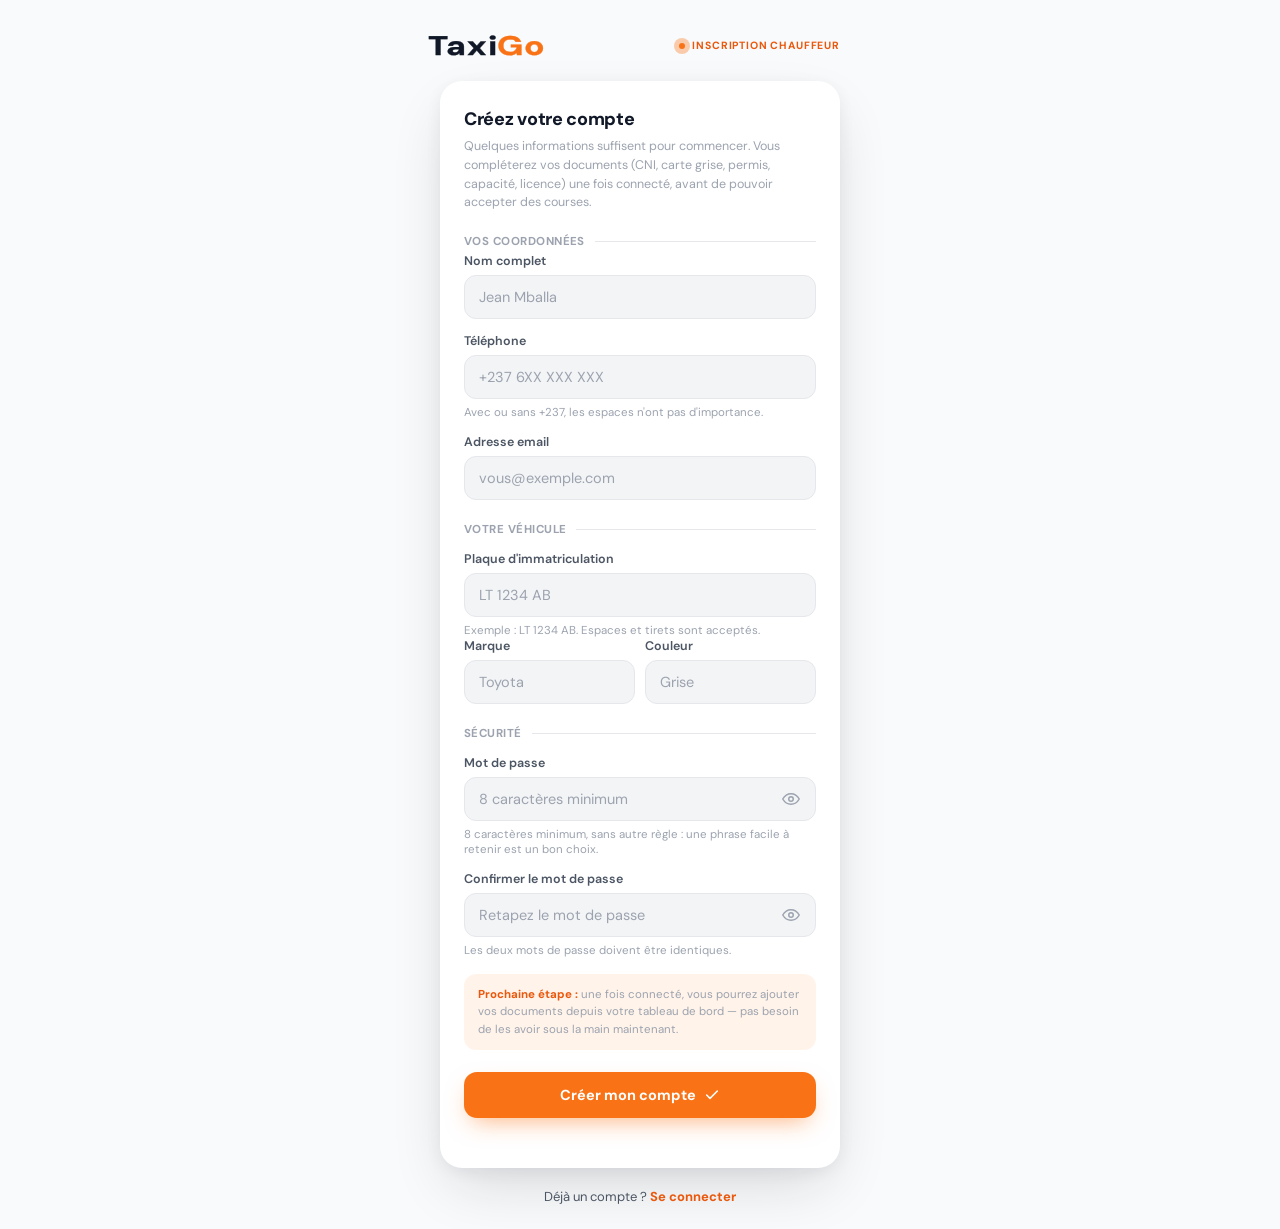
<file: frontend/chauffeur/html/register.html>
<!DOCTYPE html>
<html lang="fr">
<head>
<meta charset="UTF-8">
<meta name="viewport" content="width=device-width, initial-scale=1.0, viewport-fit=cover">
<title>TaxiGo — Inscription chauffeur</title>

<!--
  Inscription allégée — voir rapport friction-inscription-chauffeur.md.
  Avant : formulaire à 6 étapes (identité + 5 groupes de documents KYC,
  10 champs texte + 9 photos) avant de pouvoir créer un compte.
  Maintenant : un seul écran, les champs strictement nécessaires à la
  création du compte. Les documents se complètent ensuite, connecté,
  via complete-profile.html — accessible depuis le bandeau du tableau
  de bord tant que le profil est incomplet.
-->

<link rel="preload" href="/frontend/fonts/dm-sans-latin-400-normal.woff2" as="font" type="font/woff2" crossorigin />
<link rel="stylesheet" href="/frontend/css/fonts.css" />

<style>

*, *::before, *::after { box-sizing: border-box; margin: 0; padding: 0; }

:root {
  --ink:        #111827;
  --ink-2:      #4b5563;
  --ink-3:      #9ca3af;
  --paper:      #f9fafb;
  --line:       #e5e7eb;
  --white:      #ffffff;
  --field-bg:   #f3f4f6;
  --accent:     #f97316;
  --accent-d:   #ea580c;
  --accent-tint:#fff3ea;
  --red:        #dc2626;
  --green:      #16a34a;
  --font-head:  'DM Sans', system-ui, sans-serif;
  --font-body:  'DM Sans', system-ui, sans-serif;
  --safe-top:   env(safe-area-inset-top, 0px);
  --safe-bot:   env(safe-area-inset-bottom, 0px);
}

/* Correctif "titre qui s'élargit" : désactive l'agrandissement automatique
   du texte que certains navigateurs mobiles appliquent selon la largeur
   de viewport détectée. Sans cette règle, les tailles de police fixées
   ci-dessous (ex. 22px sur .intro-title) peuvent être recalculées par le
   navigateur et varier d'un écran à l'autre. */
html {
  -webkit-text-size-adjust: 100%;
  -moz-text-size-adjust: 100%;
  text-size-adjust: 100%;
}

html, body { min-height: 100%; }

body {
  font-family: var(--font-body);
  background: var(--paper);
  color: var(--ink);
  -webkit-font-smoothing: antialiased;
  display: flex;
  min-height: 100vh;
}

.wrap {
  width: 100%;
  max-width: 440px;
  margin: 0 auto;
  padding: calc(var(--safe-top) + 28px) 20px calc(var(--safe-bot) + 24px);
  display: flex;
  flex-direction: column;
  align-items: center;
}

.top-row {
  width: 100%;
  display: flex;
  align-items: center;
  justify-content: space-between;
  margin-bottom: 18px;
}

.brand {
  font-family: var(--font-head);
  font-size: 27px;            /* Augmenté de 27px à 29px pour compenser la petite hauteur de DM Sans */
  font-weight: 800;           /* Conservé comme demandé */
  letter-spacing: 0.5px;      /* Passé de -.4px à +0.5px pour étendre l'espace, typique du style étalé de Syne */
  color: var(--ink);
  text-decoration: none;

  /* ─── PROPRIÉTÉS AJOUTÉES POUR SIMULER 'SYNE' ─── */
  display: inline-block;      /* Nécessaire pour appliquer la transformation de largeur */
  transform: scaleX(1.25);    /* Étire horizontalement DM Sans de 25% (Syne à 800 est extrêmement large) */ 
  /* Optionnel : Un léger contour invisible pour booster le gras si le 800 de DM Sans reste trop fin */
  -webkit-text-stroke: 0.3px currentColor; 
}
.brand span { color: var(--accent); }

.role-tag {
  display: flex;
  align-items: center;
  font-size: 10.5px;
  font-weight: 700;
  letter-spacing: .08em;
  text-transform: uppercase;
  color: var(--accent-d);
}
.pulse-dot {
  position: relative;
  display: inline-block;
  width: 6px; height: 6px;
  border-radius: 50%;
  background: var(--accent);
  margin-right: 7px;
}
.pulse-dot::before {
  content: '';
  position: absolute;
  inset: -5px;
  border-radius: 50%;
  background: var(--accent);
  opacity: .35;
  animation: pulse-ring 1.8s ease-out infinite;
}
@keyframes pulse-ring {
  0% { transform: scale(.6); opacity: .5; }
  100% { transform: scale(1.9); opacity: 0; }
}

.card {
  width: 100%;
  background: var(--white);
  border-radius: 22px;
  box-shadow: 0 24px 60px -12px rgba(17,24,39,.16), 0 4px 16px rgba(17,24,39,.06);
  overflow: hidden;
  padding: 26px 24px 22px;
}

.intro-title {
  font-family: var(--font-head);
  font-size: 18px;
  font-weight: 800;
  letter-spacing: -.3px;
  margin-bottom: 6px;
}

.intro-sub {
  font-size: 12.5px;
  color: var(--ink-3);
  line-height: 1.5;
  margin-bottom: 22px;
}

.section-label {
  display: flex;
  align-items: center;
  gap: 10px;
  margin-top: 22px;
  margin-bottom: 4px;
  font-size: 11.5px;
  font-weight: 700;
  letter-spacing: .04em;
  text-transform: uppercase;
  color: var(--ink-3);
}
.section-label:first-of-type { margin-top: 0; }
.section-label::after {
  content: '';
  flex: 1;
  height: 1px;
  background: var(--line);
}

label {
  display: block;
  font-size: 12.5px;
  font-weight: 600;
  color: var(--ink-2);
  margin-bottom: 6px;
  margin-top: 14px;
}
label:first-of-type { margin-top: 0; }

input {
  width: 100%;
  padding: 12px 14px;
  border: 1.5px solid var(--line);
  border-radius: 12px;
  font-family: inherit;
  font-size: 14.5px;
  color: var(--ink);
  background: var(--field-bg);
  outline: none;
  transition: border-color .18s, box-shadow .18s, background .18s;
}
input::placeholder { color: var(--ink-3); }
input:focus {
  border-color: var(--accent);
  box-shadow: 0 0 0 3px rgba(249,115,22,.14);
  background: var(--white);
}

.row-2 { display: flex; gap: 10px; }
.row-2 > div { flex: 1; }

.field-wrap { position: relative; }

.toggle-pass {
  position: absolute;
  right: 10px;
  top: 50%;
  transform: translateY(-50%);
  border: none;
  background: none;
  color: var(--ink-3);
  cursor: pointer;
  padding: 6px;
  display: flex;
  border-radius: 8px;
}
.toggle-pass:hover { color: var(--ink-2); }

.hint {
  margin-top: 6px;
  font-size: 11.5px;
  color: var(--ink-3);
}
.hint.error { color: var(--red); }
.hint.ok { color: var(--green); }

/* Lot 11 : indicateur de force du mot de passe (information, ne bloque rien) */
.strength { margin-top: 8px; display: none; align-items: center; gap: 10px; }
.strength.on { display: flex; }
.strength-bar { flex: 1; height: 5px; border-radius: 99px; background: var(--line); overflow: hidden; }
.strength-bar span { display: block; height: 100%; width: 0; border-radius: 99px; transition: width .2s, background .2s; }
.strength-text { font-size: 11.5px; font-weight: 600; min-width: 64px; text-align: right; }

.doc-note {
  font-size: 11.5px;
  color: var(--ink-3);
  line-height: 1.5;
  margin-top: 16px;
  padding: 12px 14px;
  background: var(--accent-tint);
  border-radius: 12px;
}
.doc-note strong { color: var(--accent-d); }

.btn {
  width: 100%;
  border: none;
  border-radius: 13px;
  padding: 14px 16px;
  font-family: inherit;
  font-size: 14.5px;
  font-weight: 700;
  cursor: pointer;
  display: flex;
  align-items: center;
  justify-content: center;
  gap: 8px;
  transition: transform .15s, box-shadow .15s, background .15s;
  margin-top: 22px;
}
.btn:active { transform: scale(.98); }
.btn:disabled { opacity: .7; cursor: default; }

.btn-primary {
  background: var(--accent);
  color: #fff;
  box-shadow: 0 10px 24px -8px rgba(249,115,22,.55);
}
.btn-primary:hover { background: var(--accent-d); }

.message {
  margin-top: 12px;
  font-size: 12.5px;
  color: var(--red);
  text-align: center;
  min-height: 16px;
}

.link-row {
  margin-top: 20px;
  text-align: center;
  font-size: 13px;
  color: var(--ink-2);
}
.link-row a { color: var(--accent-d); font-weight: 700; text-decoration: none; }
.link-row a:hover { text-decoration: underline; }
</style>
</head>
<body>

<main class="wrap">

  <div class="top-row">
    <a href="#" class="brand">Taxi<span>Go</span></a>
    <div class="role-tag"><span class="pulse-dot"></span>Inscription chauffeur</div>
  </div>

  <div class="card">
    <div class="intro-title">Créez votre compte</div>
    <div class="intro-sub">Quelques informations suffisent pour commencer. Vous compléterez vos documents (CNI, carte grise, permis, capacité, licence) une fois connecté, avant de pouvoir accepter des courses.</div>

    <form id="registerForm" novalidate>
      <!-- S-A : champ piège (honeypot). Invisible pour une personne ; un robot qui remplit tout se trahit. -->
      <div aria-hidden="true" style="position:absolute;left:-9999px;top:auto;width:1px;height:1px;overflow:hidden;">
        <label for="website">Ne pas remplir</label>
        <input id="website" name="website" type="text" tabindex="-1" autocomplete="off">
      </div>
      <div class="section-label">Vos coordonnées</div>

      <label for="name">Nom complet</label>
      <input id="name" name="name" autocomplete="name" placeholder="Jean Mballa" maxlength="100" required>

      <label for="phone">Téléphone</label>
      <input id="phone" name="phone" type="tel" autocomplete="tel" placeholder="+237 6XX XXX XXX" maxlength="30" required>
      <div class="hint">Avec ou sans +237, les espaces n'ont pas d'importance.</div>

      <label for="email">Adresse email</label>
      <input id="email" name="email" type="email" autocomplete="email" placeholder="vous@exemple.com" maxlength="120" required>

      <div class="section-label">Votre véhicule</div>

      <label for="plate">Plaque d'immatriculation</label>
      <input id="plate" name="plate" placeholder="LT 1234 AB" maxlength="20" autocapitalize="characters" required>
      <div class="hint">Exemple : LT 1234 AB. Espaces et tirets sont acceptés.</div>

      <div class="row-2">
        <div>
          <label for="car_brand">Marque</label>
          <input id="car_brand" name="car_brand" placeholder="Toyota" maxlength="50">
        </div>
        <div>
          <label for="car_color">Couleur</label>
          <input id="car_color" name="car_color" placeholder="Grise" maxlength="30">
        </div>
      </div>

      <div class="section-label">Sécurité</div>

      <label for="password">Mot de passe</label>
      <div class="field-wrap">
        <input id="password" name="password" type="password" autocomplete="new-password" minlength="8" placeholder="8 caractères minimum" required>
        <button type="button" class="toggle-pass" id="togglePass" aria-label="Afficher le mot de passe">
          <svg id="eyeIcon" width="18" height="18" viewBox="0 0 24 24" fill="none" stroke="currentColor" stroke-width="2" stroke-linecap="round" stroke-linejoin="round"><path d="M1 12s4-7 11-7 11 7 11 7-4 7-11 7-11-7-11-7z"/><circle cx="12" cy="12" r="3"/></svg>
        </button>
      </div>

      <div class="strength" id="strength" aria-live="polite">
        <div class="strength-bar"><span id="strengthFill"></span></div>
        <span class="strength-text" id="strengthText"></span>
      </div>
      <div class="hint">8 caractères minimum, sans autre règle : une phrase facile à retenir est un bon choix.</div>

      <label for="password_confirm">Confirmer le mot de passe</label>
      <div class="field-wrap">
        <input id="password_confirm" name="password_confirm" type="password" autocomplete="new-password" minlength="8" placeholder="Retapez le mot de passe" required>
        <button type="button" class="toggle-pass" id="togglePassConfirm" aria-label="Afficher le mot de passe">
          <svg id="eyeIconConfirm" width="18" height="18" viewBox="0 0 24 24" fill="none" stroke="currentColor" stroke-width="2" stroke-linecap="round" stroke-linejoin="round"><path d="M1 12s4-7 11-7 11 7 11 7-4 7-11 7-11-7-11-7z"/><circle cx="12" cy="12" r="3"/></svg>
        </button>
      </div>
      <div class="hint" id="passwordHint">Les deux mots de passe doivent être identiques.</div>

      <div class="doc-note"><strong>Prochaine étape :</strong> une fois connecté, vous pourrez ajouter vos documents depuis votre tableau de bord — pas besoin de les avoir sous la main maintenant.</div>

      <button type="submit" class="btn btn-primary" id="btnSubmit">
        Créer mon compte
        <svg width="16" height="16" viewBox="0 0 24 24" fill="none" stroke="currentColor" stroke-width="2.3" stroke-linecap="round" stroke-linejoin="round"><polyline points="20 6 9 17 4 12"/></svg>
      </button>
      <div class="message" id="message"></div>
    </form>
  </div>

  <div class="link-row">Déjà un compte ? <a href="/chauffeur/login">Se connecter</a></div>

</main>

<script>
  const message = document.getElementById("message");
  const btnSubmit = document.getElementById("btnSubmit");

  // ── Mot de passe : afficher/masquer + vérification live ──
  function wireToggle(toggleId, inputId, iconId) {
    const toggle = document.getElementById(toggleId);
    const input = document.getElementById(inputId);
    const icon = document.getElementById(iconId);
    toggle.addEventListener("click", () => {
      const show = input.type === "password";
      input.type = show ? "text" : "password";
      icon.innerHTML = show
        ? '<path d="M17.94 17.94A10.94 10.94 0 0 1 12 19c-7 0-11-7-11-7a18.6 18.6 0 0 1 4.22-5.06M9.9 4.24A10.94 10.94 0 0 1 12 4c7 0 11 7 11 7a18.5 18.5 0 0 1-2.16 3.19m-6.72-1.07a3 3 0 1 1-4.24-4.24"/><line x1="1" y1="1" x2="23" y2="23"/>'
        : '<path d="M1 12s4-7 11-7 11 7 11 7-4 7-11 7-11-7-11-7z"/><circle cx="12" cy="12" r="3"/>';
      toggle.setAttribute("aria-label", show ? "Masquer le mot de passe" : "Afficher le mot de passe");
    });
  }
  wireToggle("togglePass", "password", "eyeIcon");
  wireToggle("togglePassConfirm", "password_confirm", "eyeIconConfirm");

  // ── Lot 11 : indicateur de force (purement informatif, ne bloque jamais l'envoi) ──
  // Faible / Moyen / Bon selon la longueur et la variété des caractères ; les mots de
  // passe les plus courants ("123456...", "azerty...") restent "Faible" même s'ils sont longs.
  function passwordStrength(p) {
    if (p.length < 8) return { level: 1, label: "Trop court", color: "var(--red)" };
    let score = 1;
    if (p.length >= 12) score++;
    const kinds = [/[a-z]/, /[A-Z]/, /\d/, /[^A-Za-z0-9]/].filter((r) => r.test(p)).length;
    if (kinds >= 3) score++;
    if (/^(.)\1+$/.test(p) || /^(0123|1234|abcd|azerty|qwerty|password|motdepasse)/i.test(p)) score = 1;
    if (score <= 1) return { level: 1, label: "Faible", color: "var(--red)" };
    if (score === 2) return { level: 2, label: "Moyen", color: "var(--accent)" };
    return { level: 3, label: "Bon", color: "var(--green)" };
  }
  function updateStrength() {
    const p = document.getElementById("password").value;
    const box = document.getElementById("strength");
    box.classList.toggle("on", p.length > 0);
    if (!p) return;
    const r = passwordStrength(p);
    const fill = document.getElementById("strengthFill");
    fill.style.width = (r.level * 33.4) + "%";
    fill.style.background = r.color;
    const txt = document.getElementById("strengthText");
    txt.textContent = r.label;
    txt.style.color = r.color;
  }
  document.getElementById("password").addEventListener("input", updateStrength);

  const passwordHint = document.getElementById("passwordHint");
  function checkPasswordMatch() {
    const pass = document.getElementById("password").value;
    const confirm = document.getElementById("password_confirm").value;
    if (!confirm) {
      passwordHint.textContent = "Les deux mots de passe doivent être identiques.";
      passwordHint.className = "hint";
      return;
    }
    if (pass === confirm) {
      passwordHint.textContent = "Les mots de passe correspondent.";
      passwordHint.className = "hint ok";
    } else {
      passwordHint.textContent = "Les mots de passe ne correspondent pas encore.";
      passwordHint.className = "hint error";
    }
  }
  document.getElementById("password").addEventListener("input", checkPasswordMatch);
  document.getElementById("password_confirm").addEventListener("input", checkPasswordMatch);

  function validateForm() {
    const requiredIds = ["name", "phone", "email", "plate", "password", "password_confirm"];
    for (const id of requiredIds) {
      const el = document.getElementById(id);
      if (!el.value.trim()) {
        message.textContent = "Merci de renseigner tous les champs obligatoires.";
        el.focus();
        return false;
      }
    }
    // Lot 11 : contrôle léger du téléphone (le serveur applique la règle complète)
    const phone = document.getElementById("phone");
    const phoneDigits = phone.value.replace(/\D/g, "");
    if (phoneDigits.length < 8 || phoneDigits.length > 15) {
      message.textContent = "Numéro de téléphone invalide (exemple : +237 6XX XXX XXX).";
      phone.focus();
      return false;
    }
    const email = document.getElementById("email");
    if (!/^[^\s@]+@[^\s@]+\.[^\s@]+$/.test(email.value.trim())) {
      message.textContent = "Adresse email invalide.";
      email.focus();
      return false;
    }
    const pass = document.getElementById("password");
    const confirm = document.getElementById("password_confirm");
    if (pass.value.length < 8) {
      message.textContent = "Le mot de passe doit contenir au moins 8 caractères.";
      pass.focus();
      return false;
    }
    // 72 octets = limite de bcrypt côté serveur (un accent compte pour 2 octets)
    if (new TextEncoder().encode(pass.value).length > 72) {
      message.textContent = "Le mot de passe est trop long (72 caractères maximum).";
      pass.focus();
      return false;
    }
    if (pass.value !== confirm.value) {
      message.textContent = "Les deux mots de passe ne correspondent pas.";
      confirm.focus();
      return false;
    }
    return true;
  }

  document.getElementById("registerForm").addEventListener("submit", async (event) => {
    event.preventDefault();
    message.style.color = "";
    message.textContent = "";
    if (!validateForm()) return;

    btnSubmit.disabled = true;
    btnSubmit.textContent = "Création du compte…";

    try {
      const formData = new FormData(document.getElementById("registerForm"));
      const response = await fetch("/backend/chauffeur/register_chauffeur.php", {
        method: "POST",
        body: formData
      });

      let result;
      try {
        result = await response.json();
      } catch {
        throw new Error("network");
      }

      if (result.status === "success") {
        // Lot 11 : nouveau compte -> on efface un éventuel brouillon de profil resté d'un autre chauffeur
        try { localStorage.removeItem("taxigo_profile_draft_v1"); } catch (e) {}
        window.location.href = "/chauffeur";
        return;
      }

      message.style.color = "var(--red)";
      message.textContent = result.message || "Inscription impossible.";
      message.scrollIntoView({ behavior: "smooth", block: "center" });
    } catch (err) {
      message.style.color = "var(--red)";
      message.textContent = "Erreur réseau — vérifiez votre connexion et réessayez.";
    } finally {
      btnSubmit.disabled = false;
      btnSubmit.innerHTML = `Créer mon compte
        <svg width="16" height="16" viewBox="0 0 24 24" fill="none" stroke="currentColor" stroke-width="2.3" stroke-linecap="round" stroke-linejoin="round"><polyline points="20 6 9 17 4 12"/></svg>`;
    }
  });
</script>
</body>
</html>
</file>
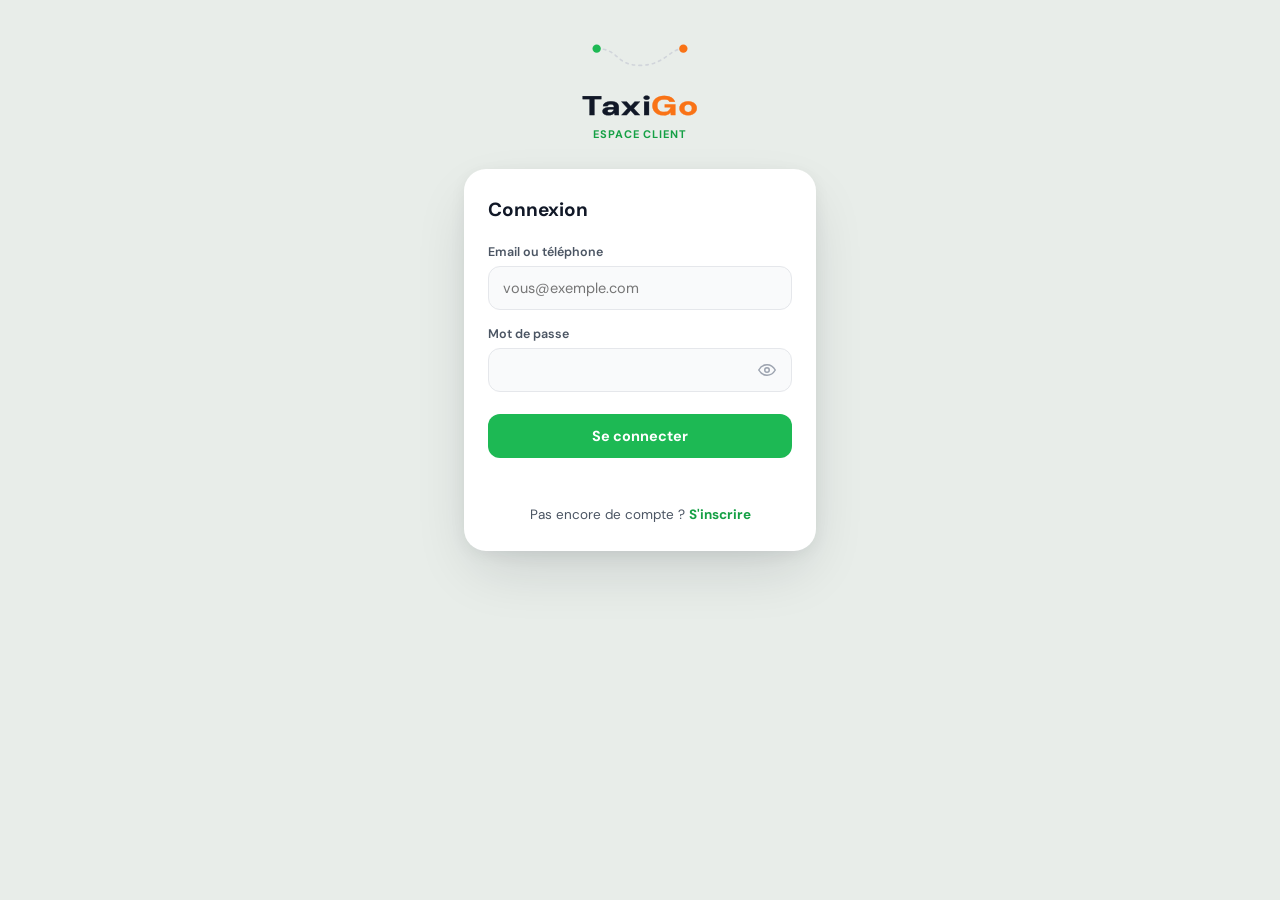
<file: frontend/client/html/login.html>
<!DOCTYPE html>
<html lang="fr">
<head>
<meta charset="UTF-8">
<meta name="viewport" content="width=device-width, initial-scale=1.0, viewport-fit=cover">
<title>TaxiGo — Connexion client</title>

<link rel="manifest" href="/client/manifest.webmanifest" />
<meta name="theme-color" content="#1db954" />
<meta name="mobile-web-app-capable" content="yes" />
<meta name="apple-mobile-web-app-capable" content="yes" />
<meta name="apple-mobile-web-app-status-bar-style" content="default" />
<meta name="apple-mobile-web-app-title" content="TaxiGo" />
<link rel="icon" type="image/png" sizes="32x32" href="/client/icons/client-32.png" />
<link rel="icon" type="image/png" sizes="16x16" href="/client/icons/client-16.png" />
<link rel="shortcut icon" href="/client/icons/client-favicon.ico" />
<link rel="apple-touch-icon" href="/client/icons/client-180.png" />

<style>
@import url('https://fonts.googleapis.com/css2?family=DM+Sans:wght@400;500;600;700;800&display=swap');

*, *::before, *::after { box-sizing: border-box; margin: 0; padding: 0; }

:root {
  --ink:        #111827;
  --ink-2:      #4b5563;
  --ink-3:      #9ca3af;
  --paper:      #e8ede9;
  --line:       #e5e7eb;
  --white:      #ffffff;
  --field-bg:   #f9fafb;
  --accent:     #1db954;
  --accent-d:   #15a045;
  --accent-bg:  #e8f8ee;
  --red:        #dc2626;
  --font-head:  'DM Sans', system-ui, sans-serif;
  --font-body:  'DM Sans', system-ui, sans-serif;
  --safe-top:   env(safe-area-inset-top, 0px);
  --safe-bot:   env(safe-area-inset-bottom, 0px);
}

html, body { min-height: 100%; }

body {
  font-family: var(--font-body);
  background: var(--paper);
  color: var(--ink);
  -webkit-font-smoothing: antialiased;
  display: flex;
  min-height: 100vh;
}

.wrap {
  width: 100%;
  max-width: 400px;
  margin: 0 auto;
  padding: calc(var(--safe-top) + 40px) 24px calc(var(--safe-bot) + 32px);
  display: flex;
  flex-direction: column;
  align-items: center;
}

.route-motif { margin-bottom: 14px; }

.brand {
  font-family: var(--font-head);
  font-size: 27px;            /* Augmenté de 27px à 29px pour compenser la petite hauteur de DM Sans */
  font-weight: 800;           /* Conservé comme demandé */
  letter-spacing: 0.5px;      /* Passé de -.4px à +0.5px pour étendre l'espace, typique du style étalé de Syne */
  color: var(--ink);
  text-decoration: none;

  /* ─── PROPRIÉTÉS AJOUTÉES POUR SIMULER 'SYNE' ─── */
  display: inline-block;      /* Nécessaire pour appliquer la transformation de largeur */
  transform: scaleX(1.25);    /* Étire horizontalement DM Sans de 25% (Syne à 800 est extrêmement large) */ 
  /* Optionnel : Un léger contour invisible pour booster le gras si le 800 de DM Sans reste trop fin */
  -webkit-text-stroke: 0.3px currentColor; 
}
.brand span { color: #f97316; }

.role-tag {
  margin-top: 4px;
  margin-bottom: 28px;
  font-size: 11px;
  font-weight: 700;
  letter-spacing: .08em;
  text-transform: uppercase;
  color: var(--accent-d);
}

.card {
  width: 100%;
  background: var(--white);
  border-radius: 22px;
  padding: 28px 24px;
  box-shadow: 0 24px 60px -12px rgba(17,24,39,.16), 0 4px 16px rgba(17,24,39,.06);
}

.card h1 {
  font-family: var(--font-head);
  font-size: 19px;
  font-weight: 700;
  margin-bottom: 22px;
  color: var(--ink);
}

label {
  display: block;
  font-size: 12.5px;
  font-weight: 600;
  color: var(--ink-2);
  margin-bottom: 6px;
  margin-top: 16px;
}
label:first-of-type { margin-top: 0; }

input {
  width: 100%;
  padding: 12px 14px;
  border: 1.5px solid var(--line);
  border-radius: 12px;
  font-family: inherit;
  font-size: 14.5px;
  color: var(--ink);
  background: var(--field-bg);
  outline: none;
  transition: border-color .18s, box-shadow .18s, background .18s;
}

input:focus {
  border-color: var(--accent);
  box-shadow: 0 0 0 3px rgba(29,185,84,.14);
  background: var(--white);
}

.field-wrap { position: relative; }

.toggle-pass {
  position: absolute;
  right: 10px;
  top: 50%;
  transform: translateY(-50%);
  border: none;
  background: none;
  color: var(--ink-3);
  cursor: pointer;
  padding: 6px;
  display: flex;
  border-radius: 8px;
}
.toggle-pass:hover { color: var(--ink-2); }

button[type="submit"] {
  width: 100%;
  margin-top: 22px;
  padding: 13px;
  border: none;
  border-radius: 12px;
  background: var(--accent);
  color: var(--white);
  font-family: inherit;
  font-size: 14.5px;
  font-weight: 700;
  cursor: pointer;
  transition: background .18s, opacity .18s;
}
button[type="submit"]:hover { background: var(--accent-d); }
button[type="submit"]:disabled { opacity: .65; cursor: not-allowed; }

.message {
  min-height: 18px;
  margin-top: 12px;
  font-size: 13px;
  font-weight: 500;
  color: var(--red);
}

.link-row {
  margin-top: 18px;
  text-align: center;
  font-size: 13.5px;
  color: var(--ink-2);
}
.link-row a { color: var(--accent-d); font-weight: 700; text-decoration: none; }
.link-row a:hover { text-decoration: underline; }

@media (prefers-reduced-motion: reduce) {
  * { transition: none !important; animation: none !important; }
}
</style>
</head>
<body>
  <main class="wrap">

    <svg class="route-motif" width="100" height="34" viewBox="0 0 120 40" fill="none" aria-hidden="true">
      <path d="M8 10 C 35 10, 30 30, 60 30 S 95 10, 112 10" stroke="#d1d5db" stroke-width="2" stroke-dasharray="3 5" stroke-linecap="round"/>
      <circle cx="8" cy="10" r="5" fill="#1db954"/>
      <circle cx="112" cy="10" r="5" fill="#f97316"/>
    </svg>

    <a href="/" class="brand">Taxi<span>Go</span></a>
    <span class="role-tag">Espace client</span>

    <div class="card">
      <h1>Connexion</h1>
      <form id="loginForm" novalidate>
        <label for="login">Email ou téléphone</label>
        <input id="login" name="login" type="text" autocomplete="username" placeholder="vous@exemple.com" required>

        <label for="password">Mot de passe</label>
        <div class="field-wrap">
          <input id="password" name="password" type="password" autocomplete="current-password" required>
          <button type="button" class="toggle-pass" id="togglePass" aria-label="Afficher le mot de passe">
            <svg width="18" height="18" viewBox="0 0 24 24" fill="none" stroke="currentColor" stroke-width="2" stroke-linecap="round" stroke-linejoin="round" id="eyeIcon"><path d="M1 12s4-7 11-7 11 7 11 7-4 7-11 7-11-7-11-7z"/><circle cx="12" cy="12" r="3"/></svg>
          </button>
        </div>

        <button type="submit" id="submitBtn">Se connecter</button>
        <div class="message" id="message"></div>
      </form>

      <div class="link-row">Pas encore de compte ? <a href="/client/register">S'inscrire</a></div>
    </div>

  </main>

  <script>
    const togglePass = document.getElementById("togglePass");
    const passwordInput = document.getElementById("password");
    const eyeIcon = document.getElementById("eyeIcon");
    togglePass.addEventListener("click", () => {
      const show = passwordInput.type === "password";
      passwordInput.type = show ? "text" : "password";
      eyeIcon.innerHTML = show
        ? '<path d="M17.94 17.94A10.94 10.94 0 0 1 12 19c-7 0-11-7-11-7a18.6 18.6 0 0 1 4.22-5.06M9.9 4.24A10.94 10.94 0 0 1 12 4c7 0 11 7 11 7a18.5 18.5 0 0 1-2.16 3.19m-6.72-1.07a3 3 0 1 1-4.24-4.24"/><line x1="1" y1="1" x2="23" y2="23"/>'
        : '<path d="M1 12s4-7 11-7 11 7 11 7-4 7-11 7-11-7-11-7z"/><circle cx="12" cy="12" r="3"/>';
      togglePass.setAttribute("aria-label", show ? "Masquer le mot de passe" : "Afficher le mot de passe");
    });

    document.getElementById("loginForm").addEventListener("submit", async (event) => {
      event.preventDefault();
      const message = document.getElementById("message");
      const submitBtn = document.getElementById("submitBtn");
      message.textContent = "";
      submitBtn.disabled = true;
      submitBtn.textContent = "Connexion…";

      try {
        const response = await fetch("/backend/client/login_client.php", {
          method: "POST",
          headers: { "Content-Type": "application/json" },
          body: JSON.stringify({
            login: document.getElementById("login").value.trim(),
            password: passwordInput.value
          })
        });

        const result = await response.json();
        if (result.status === "success") {
          window.location.href = "/client";
        } else {
          message.textContent = result.message || "Connexion impossible";
        }
      } catch (err) {
        message.textContent = "Erreur réseau — vérifiez votre connexion";
      } finally {
        submitBtn.disabled = false;
        submitBtn.textContent = "Se connecter";
      }
    });
  </script>
</body>
</html>
</file>
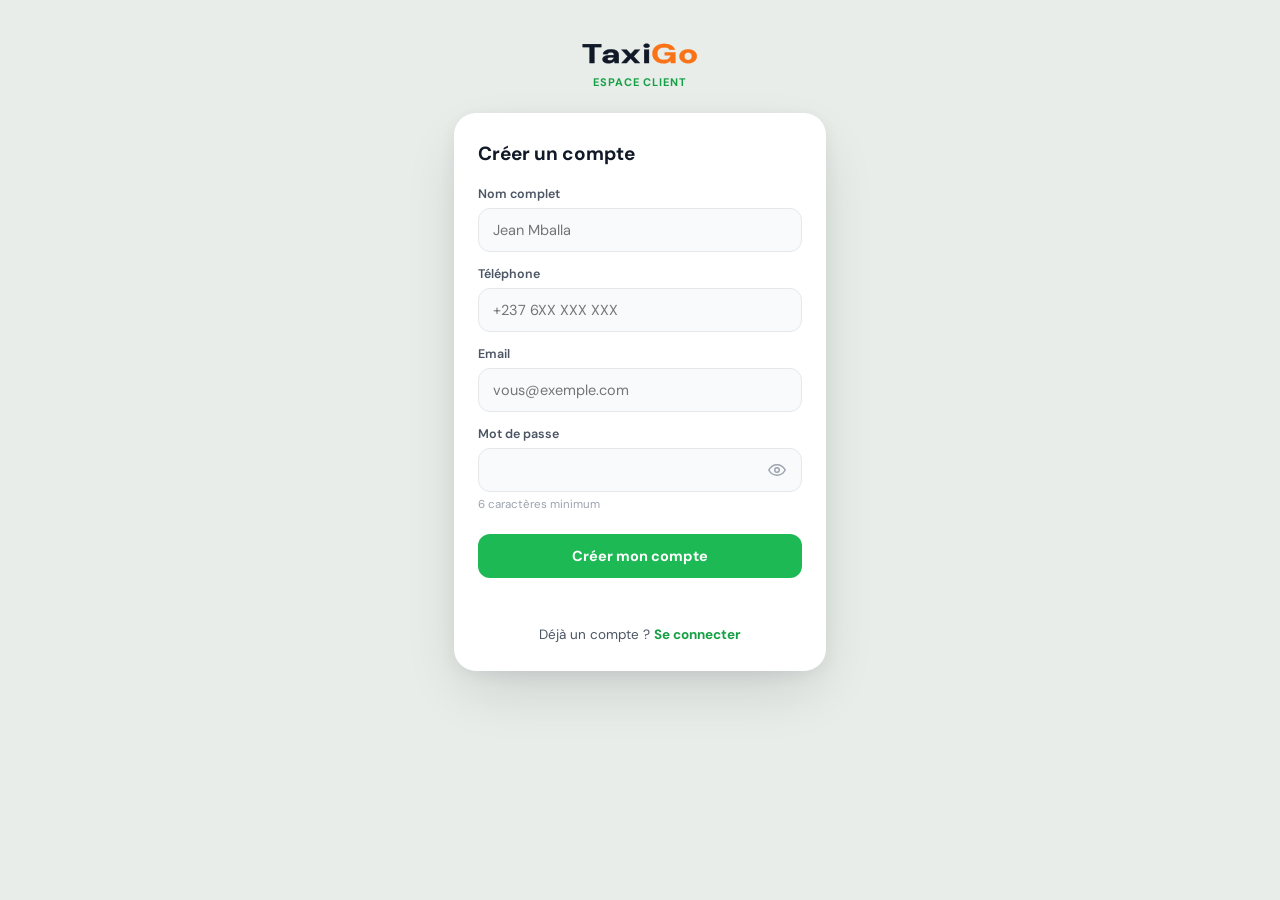
<file: frontend/client/html/register.html>
<!DOCTYPE html>
<html lang="fr">
<head>
<meta charset="UTF-8">
<meta name="viewport" content="width=device-width, initial-scale=1.0, viewport-fit=cover">
<title>TaxiGo — Inscription client</title>

<link rel="manifest" href="/client/manifest.webmanifest" />
<meta name="theme-color" content="#1db954" />
<meta name="mobile-web-app-capable" content="yes" />
<meta name="apple-mobile-web-app-capable" content="yes" />
<meta name="apple-mobile-web-app-status-bar-style" content="default" />
<meta name="apple-mobile-web-app-title" content="TaxiGo" />
<link rel="icon" type="image/png" sizes="32x32" href="/client/icons/client-32.png" />
<link rel="icon" type="image/png" sizes="16x16" href="/client/icons/client-16.png" />
<link rel="shortcut icon" href="/client/icons/client-favicon.ico" />
<link rel="apple-touch-icon" href="/client/icons/client-180.png" />

<style>
@import url('https://fonts.googleapis.com/css2?family=DM+Sans:wght@400;500;600;700;800&display=swap');

*, *::before, *::after { box-sizing: border-box; margin: 0; padding: 0; }

:root {
  --ink:        #111827;
  --ink-2:      #4b5563;
  --ink-3:      #9ca3af;
  --paper:      #e8ede9;
  --line:       #e5e7eb;
  --white:      #ffffff;
  --field-bg:   #f9fafb;
  --accent:     #1db954;
  --accent-d:   #15a045;
  --red:        #dc2626;
  --font-head:  'DM Sans', system-ui, sans-serif;
  --font-body:  'DM Sans', system-ui, sans-serif;
  --safe-top:   env(safe-area-inset-top, 0px);
  --safe-bot:   env(safe-area-inset-bottom, 0px);
}

html, body { min-height: 100%; }

body {
  font-family: var(--font-body);
  background: var(--paper);
  color: var(--ink);
  -webkit-font-smoothing: antialiased;
  display: flex;
  min-height: 100vh;
}

.wrap {
  width: 100%;
  max-width: 420px;
  margin: 0 auto;
  padding: calc(var(--safe-top) + 36px) 24px calc(var(--safe-bot) + 32px);
  display: flex;
  flex-direction: column;
  align-items: center;
}

.brand {
  font-family: var(--font-head);
  font-size: 27px;            /* Augmenté de 27px à 29px pour compenser la petite hauteur de DM Sans */
  font-weight: 800;           /* Conservé comme demandé */
  letter-spacing: 0.5px;      /* Passé de -.4px à +0.5px pour étendre l'espace, typique du style étalé de Syne */
  color: var(--ink);
  text-decoration: none;

  /* ─── PROPRIÉTÉS AJOUTÉES POUR SIMULER 'SYNE' ─── */
  display: inline-block;      /* Nécessaire pour appliquer la transformation de largeur */
  transform: scaleX(1.25);    /* Étire horizontalement DM Sans de 25% (Syne à 800 est extrêmement large) */ 
  /* Optionnel : Un léger contour invisible pour booster le gras si le 800 de DM Sans reste trop fin */
  -webkit-text-stroke: 0.3px currentColor; 
}
.brand span { color: #f97316; }

.role-tag {
  margin-top: 4px;
  margin-bottom: 24px;
  font-size: 11px;
  font-weight: 700;
  letter-spacing: .08em;
  text-transform: uppercase;
  color: var(--accent-d);
}

.card {
  width: 100%;
  background: var(--white);
  border-radius: 22px;
  padding: 28px 24px;
  box-shadow: 0 24px 60px -12px rgba(17,24,39,.16), 0 4px 16px rgba(17,24,39,.06);
}

.card h1 {
  font-family: var(--font-head);
  font-size: 19px;
  font-weight: 700;
  margin-bottom: 20px;
  color: var(--ink);
}

label {
  display: block;
  font-size: 12.5px;
  font-weight: 600;
  color: var(--ink-2);
  margin-bottom: 6px;
  margin-top: 14px;
}
label:first-of-type { margin-top: 0; }

input {
  width: 100%;
  padding: 12px 14px;
  border: 1.5px solid var(--line);
  border-radius: 12px;
  font-family: inherit;
  font-size: 14.5px;
  color: var(--ink);
  background: var(--field-bg);
  outline: none;
  transition: border-color .18s, box-shadow .18s, background .18s;
}

input:focus {
  border-color: var(--accent);
  box-shadow: 0 0 0 3px rgba(29,185,84,.14);
  background: var(--white);
}

.field-wrap { position: relative; }

.toggle-pass {
  position: absolute;
  right: 10px;
  top: 50%;
  transform: translateY(-50%);
  border: none;
  background: none;
  color: var(--ink-3);
  cursor: pointer;
  padding: 6px;
  display: flex;
  border-radius: 8px;
}
.toggle-pass:hover { color: var(--ink-2); }

.hint {
  margin-top: 5px;
  font-size: 11.5px;
  color: var(--ink-3);
}

button[type="submit"] {
  width: 100%;
  margin-top: 22px;
  padding: 13px;
  border: none;
  border-radius: 12px;
  background: var(--accent);
  color: var(--white);
  font-family: inherit;
  font-size: 14.5px;
  font-weight: 700;
  cursor: pointer;
  transition: background .18s, opacity .18s;
}
button[type="submit"]:hover { background: var(--accent-d); }
button[type="submit"]:disabled { opacity: .65; cursor: not-allowed; }

.message {
  min-height: 18px;
  margin-top: 12px;
  font-size: 13px;
  font-weight: 500;
  color: var(--red);
}

.link-row {
  margin-top: 18px;
  text-align: center;
  font-size: 13.5px;
  color: var(--ink-2);
}
.link-row a { color: var(--accent-d); font-weight: 700; text-decoration: none; }
.link-row a:hover { text-decoration: underline; }

@media (prefers-reduced-motion: reduce) {
  * { transition: none !important; animation: none !important; }
}
</style>
</head>
<body>
  <main class="wrap">

    <a href="/" class="brand">Taxi<span>Go</span></a>
    <span class="role-tag">Espace client</span>

    <div class="card">
      <h1>Créer un compte</h1>
      <form id="registerForm" novalidate>
        <label for="full_name">Nom complet</label>
        <input id="full_name" name="full_name" autocomplete="name" placeholder="Jean Mballa" required>

        <label for="phone">Téléphone</label>
        <input id="phone" name="phone" type="tel" autocomplete="tel" placeholder="+237 6XX XXX XXX" required>

        <label for="email">Email</label>
        <input id="email" name="email" type="email" autocomplete="email" placeholder="vous@exemple.com" required>

        <label for="password">Mot de passe</label>
        <div class="field-wrap">
          <input id="password" name="password" type="password" autocomplete="new-password" minlength="6" required>
          <button type="button" class="toggle-pass" id="togglePass" aria-label="Afficher le mot de passe">
            <svg width="18" height="18" viewBox="0 0 24 24" fill="none" stroke="currentColor" stroke-width="2" stroke-linecap="round" stroke-linejoin="round" id="eyeIcon"><path d="M1 12s4-7 11-7 11 7 11 7-4 7-11 7-11-7-11-7z"/><circle cx="12" cy="12" r="3"/></svg>
          </button>
        </div>
        <div class="hint">6 caractères minimum</div>

        <button type="submit" id="submitBtn">Créer mon compte</button>
        <div class="message" id="message"></div>
      </form>

      <div class="link-row">Déjà un compte ? <a href="/client/login">Se connecter</a></div>
    </div>

  </main>

  <script>
    const togglePass = document.getElementById("togglePass");
    const passwordInput = document.getElementById("password");
    const eyeIcon = document.getElementById("eyeIcon");
    togglePass.addEventListener("click", () => {
      const show = passwordInput.type === "password";
      passwordInput.type = show ? "text" : "password";
      eyeIcon.innerHTML = show
        ? '<path d="M17.94 17.94A10.94 10.94 0 0 1 12 19c-7 0-11-7-11-7a18.6 18.6 0 0 1 4.22-5.06M9.9 4.24A10.94 10.94 0 0 1 12 4c7 0 11 7 11 7a18.5 18.5 0 0 1-2.16 3.19m-6.72-1.07a3 3 0 1 1-4.24-4.24"/><line x1="1" y1="1" x2="23" y2="23"/>'
        : '<path d="M1 12s4-7 11-7 11 7 11 7-4 7-11 7-11-7-11-7z"/><circle cx="12" cy="12" r="3"/>';
      togglePass.setAttribute("aria-label", show ? "Masquer le mot de passe" : "Afficher le mot de passe");
    });

    document.getElementById("registerForm").addEventListener("submit", async (event) => {
      event.preventDefault();
      const message = document.getElementById("message");
      const submitBtn = document.getElementById("submitBtn");
      message.textContent = "";
      submitBtn.disabled = true;
      submitBtn.textContent = "Création du compte…";

      try {
        const response = await fetch("/backend/client/register_client.php", {
          method: "POST",
          headers: { "Content-Type": "application/json" },
          body: JSON.stringify({
            full_name: document.getElementById("full_name").value.trim(),
            phone: document.getElementById("phone").value.trim(),
            email: document.getElementById("email").value.trim(),
            password: passwordInput.value
          })
        });

        const result = await response.json();
        if (result.status === "success") {
          window.location.href = "/client";
        } else {
          message.textContent = result.message || "Inscription impossible";
        }
      } catch (err) {
        message.textContent = "Erreur réseau — vérifiez votre connexion";
      } finally {
        submitBtn.disabled = false;
        submitBtn.textContent = "Créer mon compte";
      }
    });
  </script>
</body>
</html>
</file>
<file: frontend/css/fonts.css>
/* Lot 5 (5-E) — DM Sans hébergée localement (remplace Google Fonts).
   Sous-ensemble "latin" : couvre le français (é è à ç œ …). */
@font-face {
  font-family: 'DM Sans';
  font-style: normal;
  font-weight: 400;
  font-display: swap;
  src: url('/frontend/fonts/dm-sans-latin-400-normal.woff2') format('woff2');
}
@font-face {
  font-family: 'DM Sans';
  font-style: normal;
  font-weight: 500;
  font-display: swap;
  src: url('/frontend/fonts/dm-sans-latin-500-normal.woff2') format('woff2');
}
@font-face {
  font-family: 'DM Sans';
  font-style: normal;
  font-weight: 600;
  font-display: swap;
  src: url('/frontend/fonts/dm-sans-latin-600-normal.woff2') format('woff2');
}
@font-face {
  font-family: 'DM Sans';
  font-style: normal;
  font-weight: 700;
  font-display: swap;
  src: url('/frontend/fonts/dm-sans-latin-700-normal.woff2') format('woff2');
}
@font-face {
  font-family: 'DM Sans';
  font-style: normal;
  font-weight: 800;
  font-display: swap;
  src: url('/frontend/fonts/dm-sans-latin-800-normal.woff2') format('woff2');
}
</file>
